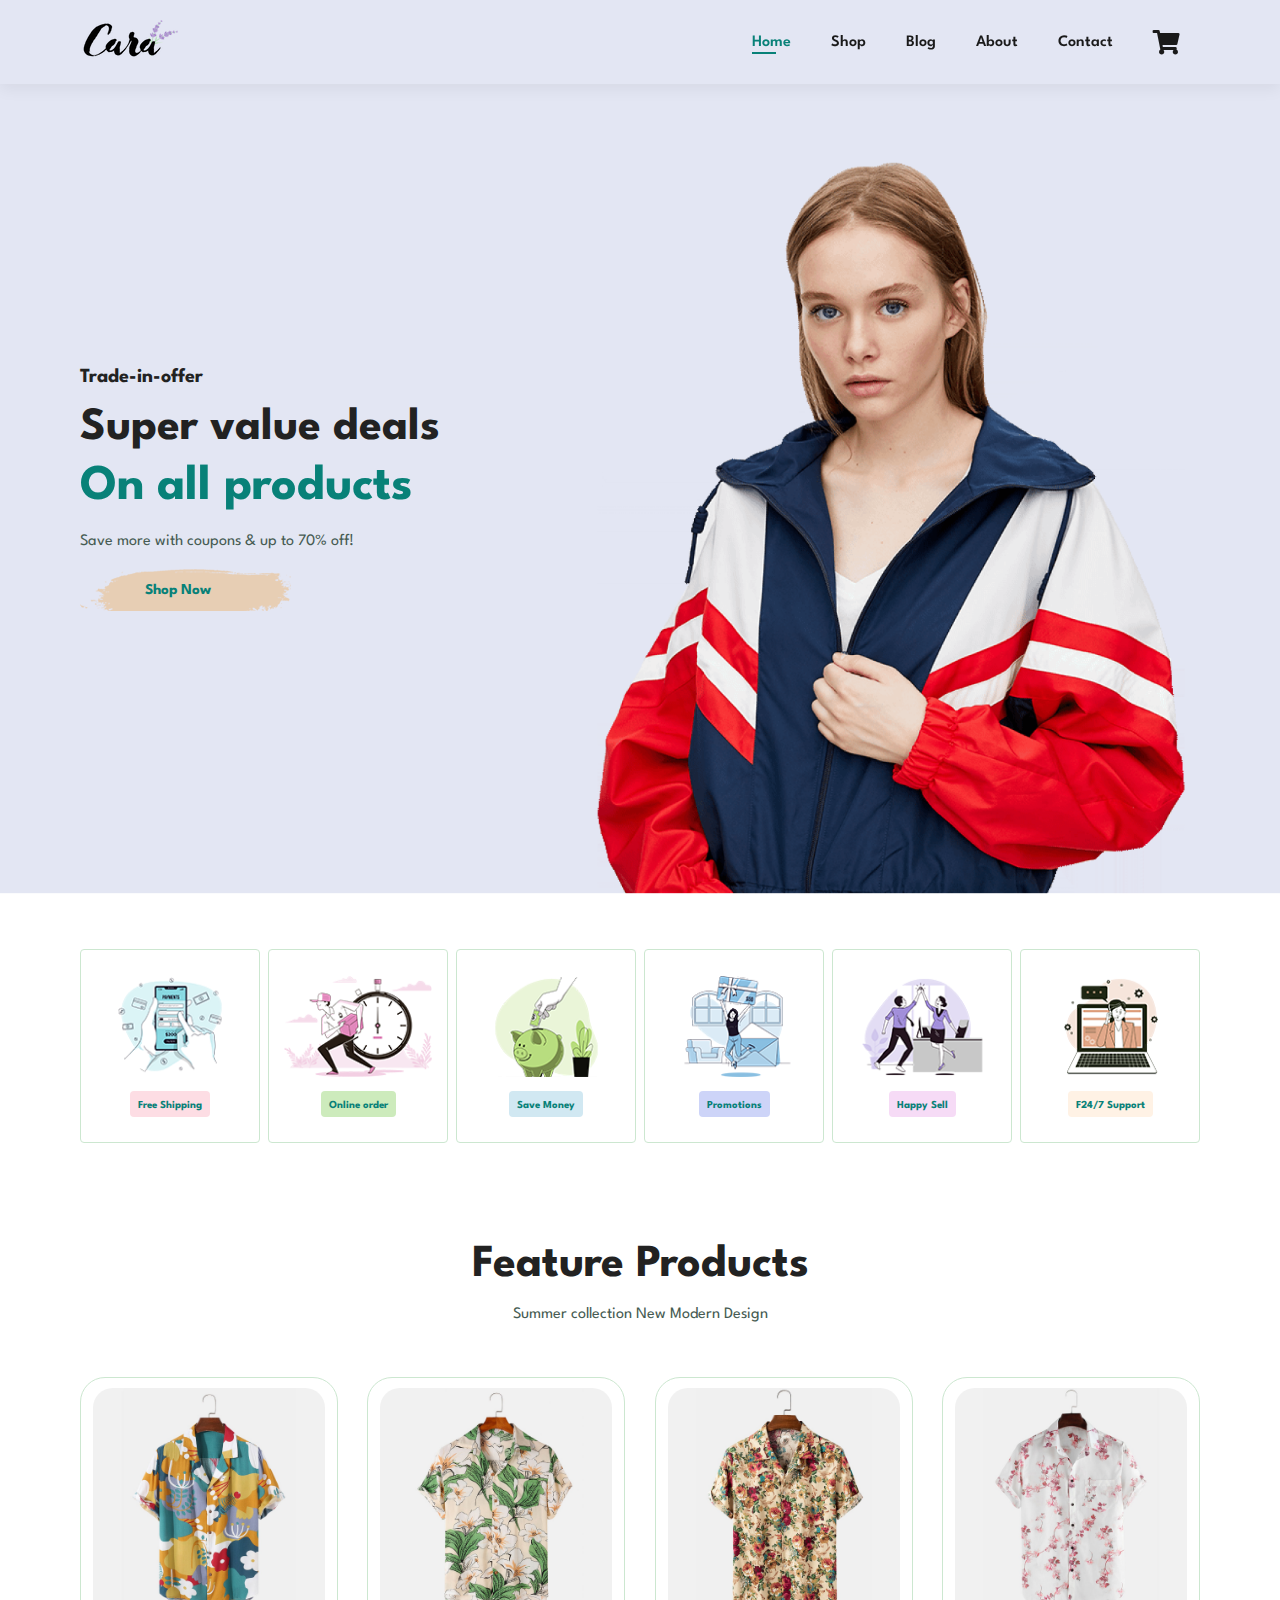
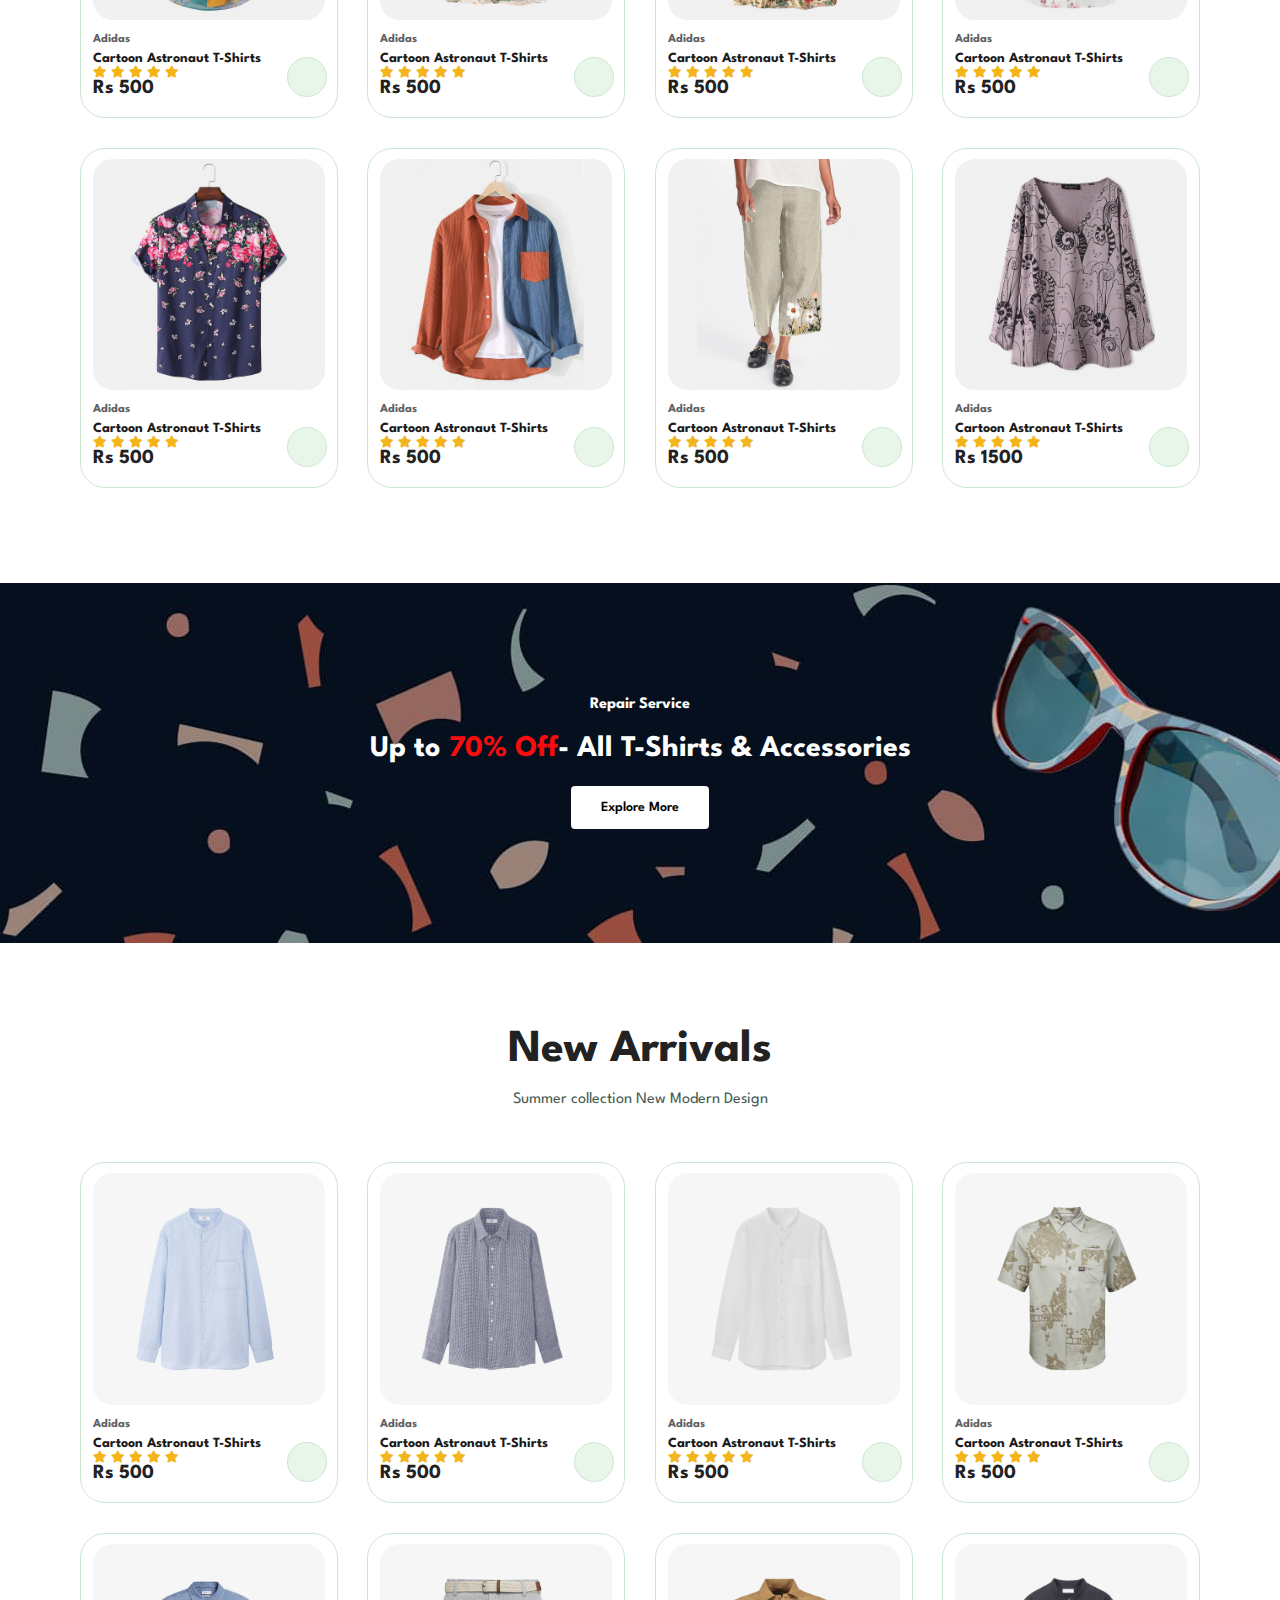
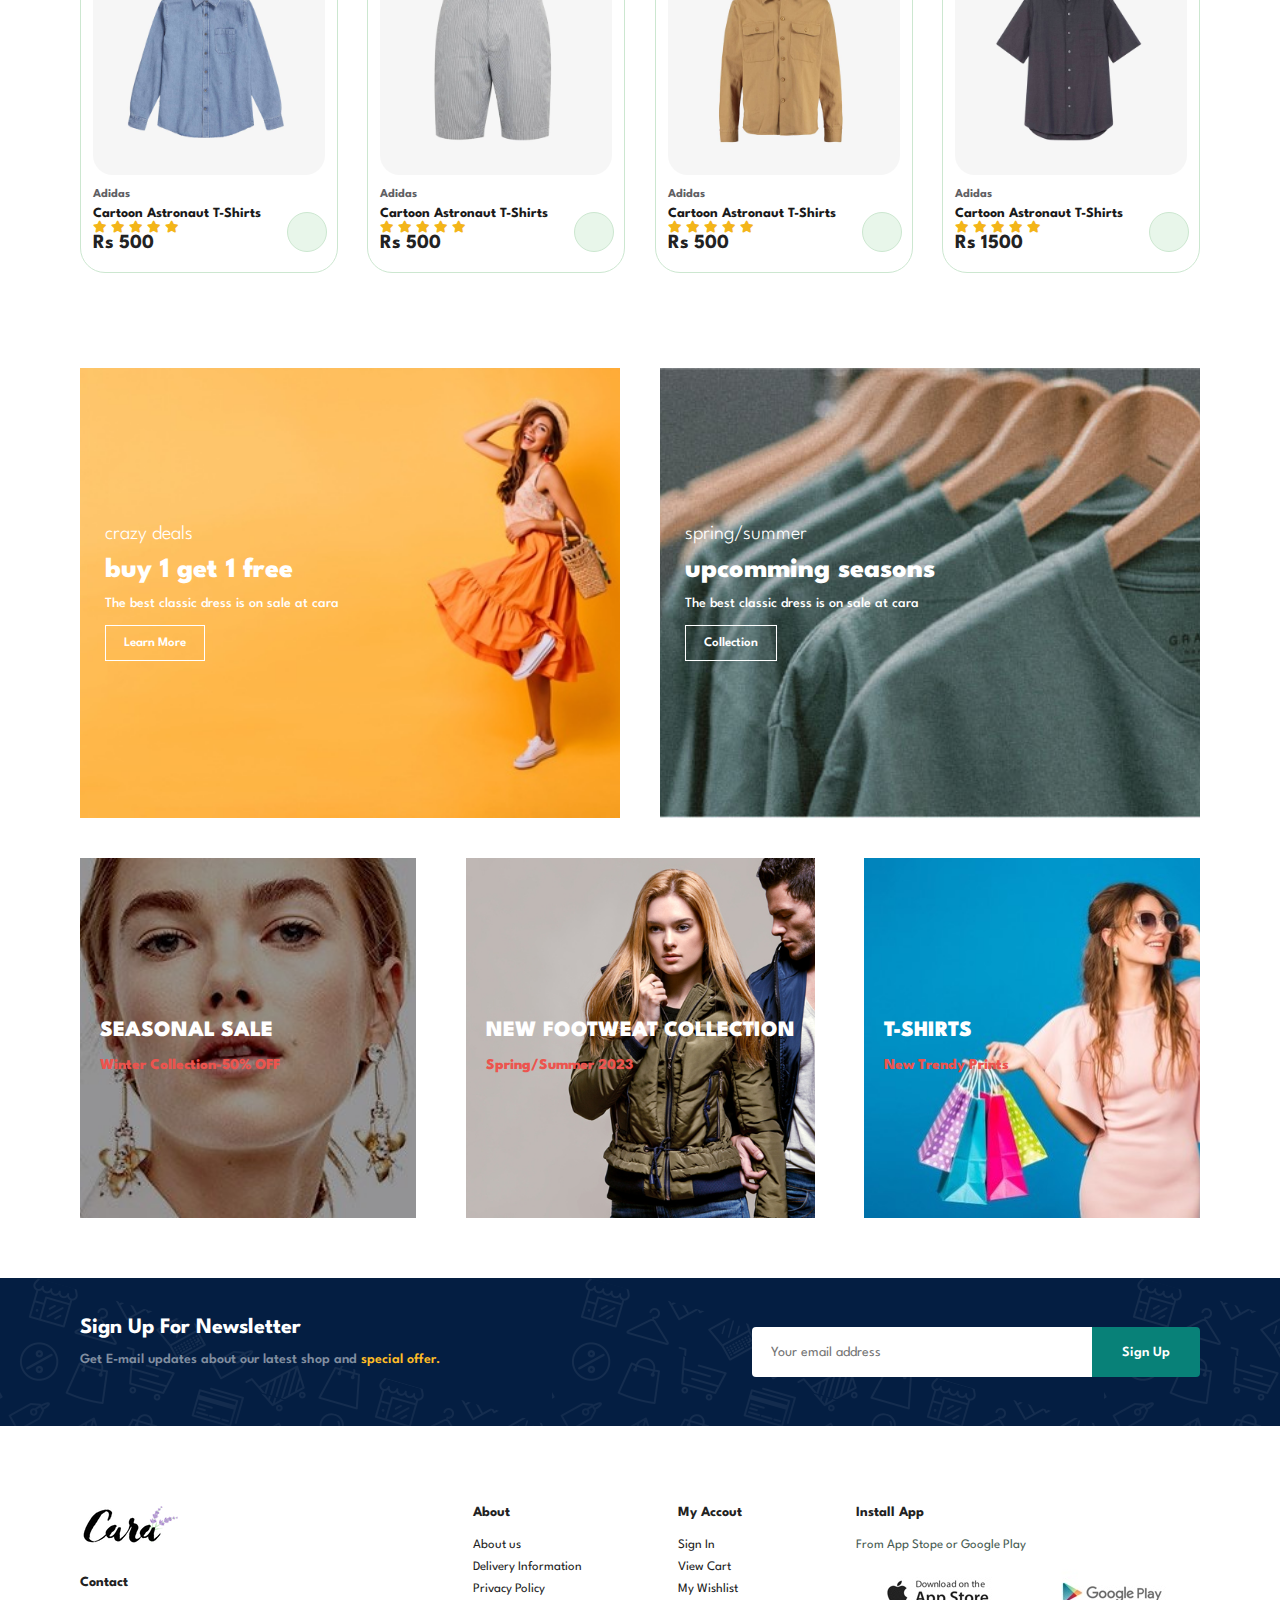
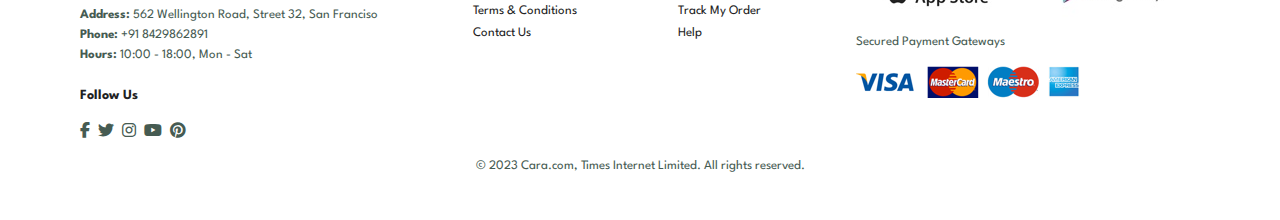
<file: index.html>
<!DOCTYPE html>
<html lang="en">
<head>
    <meta charset="UTF-8">
    <meta name="viewport" content="width=device-width, initial-scale=1.0">
    <title>Store</title>
    <!-- <link rel="stylesheet" href="https://use.fontawesome.com/releases/v5.15.4/css/all.css" /> -->
    <!-- <link rel="stylesheet" href="https://cdnjs.cloudflare.com/ajax/libs/font-awesome/4.7.0/css/font-awesome.min.css" > -->
    <link rel="stylesheet" href="https://cdnjs.cloudflare.com/ajax/libs/font-awesome/6.4.0/css/all.min.css">
    <link rel="stylesheet" href="https://pro.fontawesome.com/releases/v5.10.0/css/all.css" />
    <link rel="stylesheet" href="style.css">

</head>
<body>
    <section id="header">
     
        <a href="#"><img src="img/logo.png" class="logo"   alt=""></a>   
       
        <div>
            <ul id="navbar">
                <li><a class="active"  href="index.html">Home</a></li>
                <li><a href="shop.html">Shop</a></li>
                <li><a href="blog.html">Blog</a></li>
                <li><a href="about.html">About</a></li>
                <li><a href="contact.html">Contact</a></li>
                <li id="lg-bag"><a href="cart.html"><i class="fa fa-shopping-cart" style="font-size:24px"></i></a></li>
                <a href="#"  id="close"> <i class="fa fa-times" aria-hidden="true"></i></a>
            </ul>
        </div>
        <div id="mobile">
          <a href="cart.html"><i class="fa fa-shopping-cart" style="font-size:24px"></i></a>
          <i id="bar" class="fa fa-bars"></i>
        </div>
    </section>

    <section id="hero">
        <h4>Trade-in-offer</h4>
        <h2>Super value deals</h2>
        <h1>On all products</h1>
        <p>Save more with coupons & up to 70% off!</p>
        <button>Shop Now</button>
    </section> 

    <section id="feature" class="section-p1" >
        <div class="fe-box" >
            <img src="img/features/f1.png" alt="">
            <h6>Free Shipping</h6>
        </div>
        <div class="fe-box" >
            <img src="img/features/f2.png" alt="">
            <h6>Online order</h6>
        </div>
        <div class="fe-box" >
            <img src="img/features/f3.png" alt="">
            <h6>Save Money</h6>
        </div>
        <div class="fe-box" >
            <img src="img/features/f4.png" alt="">
            <h6>Promotions</h6>
        </div>
        <div class="fe-box" >
            <img src="img/features/f5.png" alt="">
            <h6>Happy Sell</h6>
        </div>
        <div class="fe-box" >
            <img src="img/features/f6.png" alt="">
            <h6>F24/7 Support</h6>
        </div>
    </section>

    <section id="product1" class="section-p1"> 
        <h2> Feature Products</h2>
        <p> Summer collection New Modern Design</p>
        <div class="pro-container">
         <div class="pro">
             <img src="img/products/f1.jpg" alt="">
             <div class="des"> <span>Adidas</span>
               <h5> Cartoon Astronaut T-Shirts</h5>
               <div class="star">
                 <i class="fas fa-star"></i>
                 <i class="fas fa-star"></i>
                 <i class="fas fa-star"></i>
                 <i class="fas fa-star"></i>
                 <i class="fas fa-star"></i>
               </div>
               <h4> Rs 500 </h4>
             </div>
             <a href="#"><i class="fas fa-shopping-cart cart"></i></a>
         </div>
         <div class="pro">
            <img src="img/products/f2.jpg" alt="">
            <div class="des"> <span>Adidas</span>
              <h5> Cartoon Astronaut T-Shirts</h5>
              <div class="star">
                <i class="fas fa-star"></i>
                <i class="fas fa-star"></i>
                <i class="fas fa-star"></i>
                <i class="fas fa-star"></i>
                <i class="fas fa-star"></i>
              </div>
              <h4> Rs 500 </h4>
            </div>
            <a href="#"><i class="fa fa-shopping-cart cart"></i></a>
        </div>
        <div class="pro">
            <img src="img/products/f3.jpg" alt="">
            <div class="des"> <span>Adidas</span>
              <h5> Cartoon Astronaut T-Shirts</h5>
              <div class="star">
                <i class="fas fa-star"></i>
                <i class="fas fa-star"></i>
                <i class="fas fa-star"></i>
                <i class="fas fa-star"></i>
                <i class="fas fa-star"></i>
              </div>
              <h4> Rs 500 </h4>
            </div>
            <a href="#"><i class="fa fa-shopping-cart cart"></i></a>
        </div>
        <div class="pro">
            <img src="img/products/f4.jpg" alt="">
            <div class="des"> <span>Adidas</span>
              <h5> Cartoon Astronaut T-Shirts</h5>
              <div class="star">
                <i class="fas fa-star"></i>
                <i class="fas fa-star"></i>
                <i class="fas fa-star"></i>
                <i class="fas fa-star"></i>
                <i class="fas fa-star"></i>
              </div>
              <h4> Rs 500 </h4>
            </div>
            <a href="#"><i class="fa fa-shopping-cart cart"></i></a>
        </div>
        <div class="pro">
            <img src="img/products/f5.jpg" alt="">
            <div class="des"> <span>Adidas</span>
              <h5> Cartoon Astronaut T-Shirts</h5>
              <div class="star">
                <i class="fas fa-star"></i>
                <i class="fas fa-star"></i>
                <i class="fas fa-star"></i>
                <i class="fas fa-star"></i>
                <i class="fas fa-star"></i>
              </div>
              <h4> Rs 500 </h4>
            </div>
            <a href="#"><i class="fa fa-shopping-cart cart"></i></a>
        </div>
        <div class="pro">
            <img src="img/products/f6.jpg" alt="">
            <div class="des"> <span>Adidas</span>
              <h5> Cartoon Astronaut T-Shirts</h5>
              <div class="star">
                <i class="fas fa-star"></i>
                <i class="fas fa-star"></i>
                <i class="fas fa-star"></i>
                <i class="fas fa-star"></i>
                <i class="fas fa-star"></i>
              </div>
              <h4> Rs 500 </h4>
            </div>
            <a href="#"><i class="fa fa-shopping-cart cart"></i></a>
        </div>
        <div class="pro">
            <img src="img/products/f7.jpg" alt="">
            <div class="des"> <span>Adidas</span>
              <h5> Cartoon Astronaut T-Shirts</h5>
              <div class="star">
                <i class="fas fa-star"></i>
                <i class="fas fa-star"></i>
                <i class="fas fa-star"></i>
                <i class="fas fa-star"></i>
                <i class="fas fa-star"></i>
              </div>
              <h4> Rs 500 </h4>
            </div>
            <a href="#"><i class="fa fa-shopping-cart cart"></i></a>
        </div>
        <div class="pro">
            <img src="img/products/f8.jpg" alt="">
            <div class="des"> <span>Adidas</span>
              <h5> Cartoon Astronaut T-Shirts</h5>
              <div class="star">
                <i class="fas fa-star"></i>
                <i class="fas fa-star"></i>
                <i class="fas fa-star"></i>
                <i class="fas fa-star"></i>
                <i class="fas fa-star"></i>
              </div>
              <h4> Rs 1500 </h4>
            </div>
            <a href="#"><i class="fa fa-shopping-cart cart"></i></a>
        </div>
        </div>
    </section>

    <section id="banner"  class="section-m1">
        <h4>Repair Service</h4>
        <h2>Up to <span>70% Off</span>- All T-Shirts & Accessories</h2>
        <button class="normal">Explore More</button>
    </section>

    <section id="product1" class="section-p1"> 
      <h2> New Arrivals</h2>
      <p> Summer collection New Modern Design</p>
      <div class="pro-container">
       <div class="pro">
           <img src="img/products/n1.jpg" alt="">
           <div class="des"> <span>Adidas</span>
             <h5> Cartoon Astronaut T-Shirts</h5>
             <div class="star">
               <i class="fas fa-star"></i>
               <i class="fas fa-star"></i>
               <i class="fas fa-star"></i>
               <i class="fas fa-star"></i>
               <i class="fas fa-star"></i>
             </div>
             <h4> Rs 500 </h4>
           </div>
           <a href="#"><i class="fa fa-shopping-cart cart"></i></a>
       </div>
       <div class="pro">
          <img src="img/products/n2.jpg" alt="">
          <div class="des"> <span>Adidas</span>
            <h5> Cartoon Astronaut T-Shirts</h5>
            <div class="star">
              <i class="fas fa-star"></i>
              <i class="fas fa-star"></i>
              <i class="fas fa-star"></i>
              <i class="fas fa-star"></i>
              <i class="fas fa-star"></i>
            </div>
            <h4> Rs 500 </h4>
          </div>
          <a href="#"><i class="fa fa-shopping-cart cart"></i></a>
      </div>
      <div class="pro">
          <img src="img/products/n3.jpg" alt="">
          <div class="des"> <span>Adidas</span>
            <h5> Cartoon Astronaut T-Shirts</h5>
            <div class="star">
              <i class="fas fa-star"></i>
              <i class="fas fa-star"></i>
              <i class="fas fa-star"></i>
              <i class="fas fa-star"></i>
              <i class="fas fa-star"></i>
            </div>
            <h4> Rs 500 </h4>
          </div>
          <a href="#"><i class="fa fa-shopping-cart cart"></i></a>
      </div>
      <div class="pro">
          <img src="img/products/n4.jpg" alt="">
          <div class="des"> <span>Adidas</span>
            <h5> Cartoon Astronaut T-Shirts</h5>
            <div class="star">
              <i class="fas fa-star"></i>
              <i class="fas fa-star"></i>
              <i class="fas fa-star"></i>
              <i class="fas fa-star"></i>
              <i class="fas fa-star"></i>
            </div>
            <h4> Rs 500 </h4>
          </div>
          <a href="#"><i class="fa fa-shopping-cart cart"></i></a>
      </div>
      <div class="pro">
          <img src="img/products/n5.jpg" alt="">
          <div class="des"> <span>Adidas</span>
            <h5> Cartoon Astronaut T-Shirts</h5>
            <div class="star">
              <i class="fas fa-star"></i>
              <i class="fas fa-star"></i>
              <i class="fas fa-star"></i>
              <i class="fas fa-star"></i>
              <i class="fas fa-star"></i>
            </div>
            <h4> Rs 500 </h4>
          </div>
          <a href="#"><i class="fa fa-shopping-cart cart"></i></a>
      </div>
      <div class="pro">
          <img src="img/products/n6.jpg" alt="">
          <div class="des"> <span>Adidas</span>
            <h5> Cartoon Astronaut T-Shirts</h5>
            <div class="star">
              <i class="fas fa-star"></i>
              <i class="fas fa-star"></i>
              <i class="fas fa-star"></i>
              <i class="fas fa-star"></i>
              <i class="fas fa-star"></i>
            </div>
            <h4> Rs 500 </h4>
          </div>
          <a href="#"><i class="fa fa-shopping-cart cart"></i></a>
      </div>
      <div class="pro">
          <img src="img/products/n7.jpg" alt="">
          <div class="des"> <span>Adidas</span>
            <h5> Cartoon Astronaut T-Shirts</h5>
            <div class="star">
              <i class="fas fa-star"></i>
              <i class="fas fa-star"></i>
              <i class="fas fa-star"></i>
              <i class="fas fa-star"></i>
              <i class="fas fa-star"></i>
            </div>
            <h4> Rs 500 </h4>
          </div>
          <a href="#"><i class="fa fa-shopping-cart cart"></i></a>
      </div>
      <div class="pro">
          <img src="img/products/n8.jpg" alt="">
          <div class="des"> <span>Adidas</span>
            <h5> Cartoon Astronaut T-Shirts</h5>
            <div class="star">
              <i class="fas fa-star"></i>
              <i class="fas fa-star"></i>
              <i class="fas fa-star"></i>
              <i class="fas fa-star"></i>
              <i class="fas fa-star"></i>
            </div>
            <h4> Rs 1500 </h4>
          </div>
          <a href="#"><i class="fa fa-shopping-cart cart"></i></a>
      </div>
      </div>
    </section>

    <section id="sm-banner" class="section-p1">
      <div class="banner-box">
        <h4>crazy deals</h4>
        <h2>buy 1 get 1 free</h2>
        <span>The best classic dress is on sale at cara</span>
        <button class="white">Learn More</button>
      </div>

      <div class="banner-box banner-box2">
        <h4>spring/summer</h4>
        <h2>upcomming seasons</h2>
        <span>The best classic dress is on sale at cara</span>
        <button class="white">Collection</button>
      </div>
    </section>

    <section id="banner3">
      <div class="banner-box">
        <h2>SEASONAL SALE</h2>
        <h3>Winter Collection-50% OFF</h3>
      </div>
      <div class="banner-box banner-box2">
        <h2>NEW FOOTWEAT COLLECTION</h2>
        <h3>Spring/Summer 2023</h3>
      </div>
      <div class="banner-box banner-box3">
        <h2>T-SHIRTS</h2>
        <h3>New Trendy Prints</h3>
      </div>
    </section>

    <section id="newsletter" class="section-p1 section-m1">
      <div class="newstext">
        <h4>Sign Up For Newsletter</h4>
        <p>Get E-mail updates about our latest shop and <span>special offer.</span></p>
      </div>
      <div class="form">
        <input type="text" placeholder="Your email address">
        <button class="normal">Sign Up</button>
      </div>
    </section>

    <footer class="section-p1">
      <div class="col">
        <img class="logo" src="img/logo.png" alt="">
        <h4>Contact</h4>
        <p><strong>Address: </strong>562 Wellington Road, Street 32, San Franciso</p>
        <p><strong>Phone: </strong>+91 8429862891</p>
        <p><strong>Hours: </strong>10:00 - 18:00, Mon - Sat</p>
        <div class="follow">
          <h4>Follow Us</h4>
          <div class="icon">
            <!-- <i class="fa fa-facebook-f"></i> -->
            <i class="fa-brands fa-facebook-f"></i>
            <i class="fa-brands fa-twitter"></i>
            <i class="fa-brands fa-instagram"></i>
            <i class="fa-brands fa-youtube"></i>
            <i class="fa-brands fa-pinterest"></i>
          </div>
        </div>
      </div>
      
      <div class="col">
        <h4>About</h4>
        <a href="#">About us</a>
        <a href="#">Delivery Information</a>
        <a href="#">Privacy Policy</a>
        <a href="#">Terms & Conditions</a>
        <a href="#">Contact Us</a>
      </div>

      <div class="col">
        <h4>My Accout</h4>
        <a href="#">Sign In</a>
        <a href="#">View Cart</a>
        <a href="#">My Wishlist</a>
        <a href="#">Track My Order</a>
        <a href="#">Help</a>
      </div>

      <div class="col install">
        <h4>Install App</h4>
        <p>From App Stope or Google Play</p>
        <div class="row">
          <img src="img/pay/app.jpg" alt="">
          <img src="img/pay/play.jpg" alt="">
        </div>
        <p>Secured Payment Gateways</p>
        <img src="img/pay/pay.png" alt="">
      </div>

      <div class="copyright">
        <p>© 2023 Cara.com, Times Internet Limited. All rights reserved. </p>
      </div>
    </footer>
    <script src="script.js"></script>
</body>
</html>
</file>
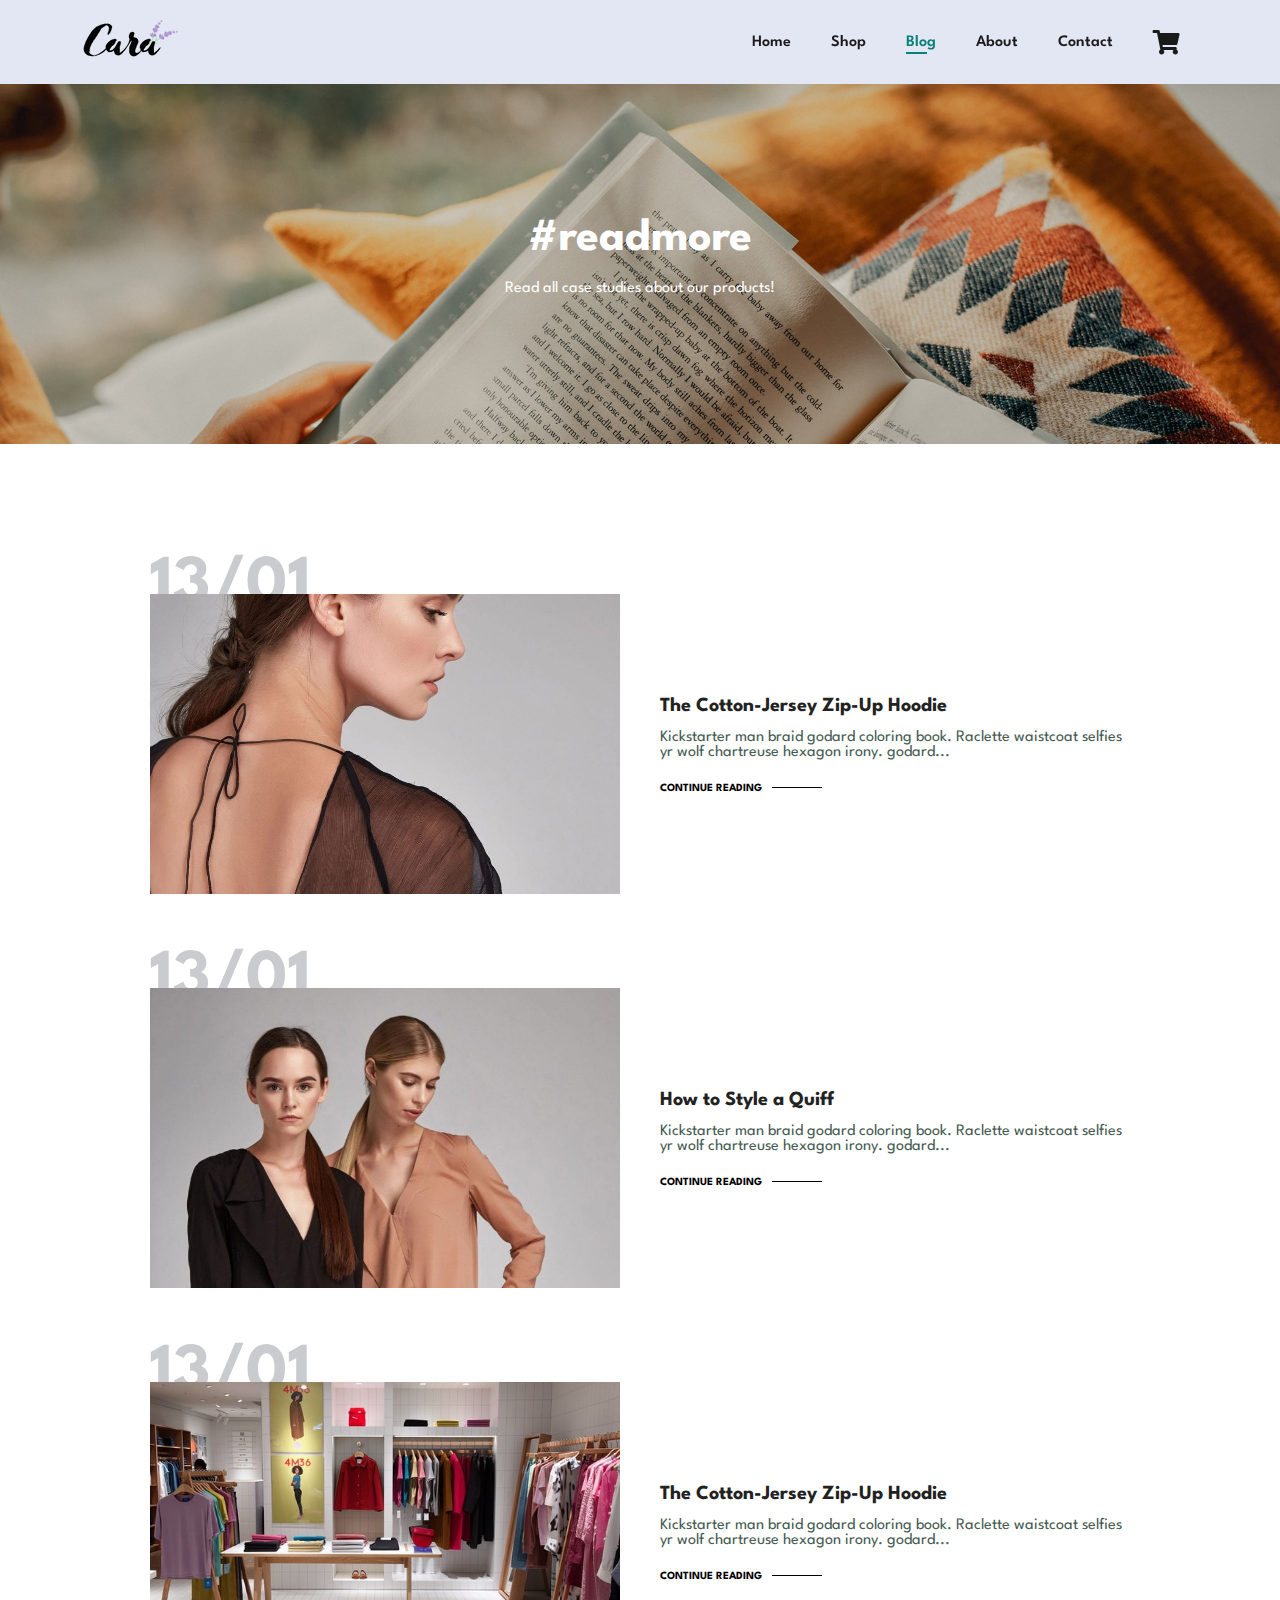
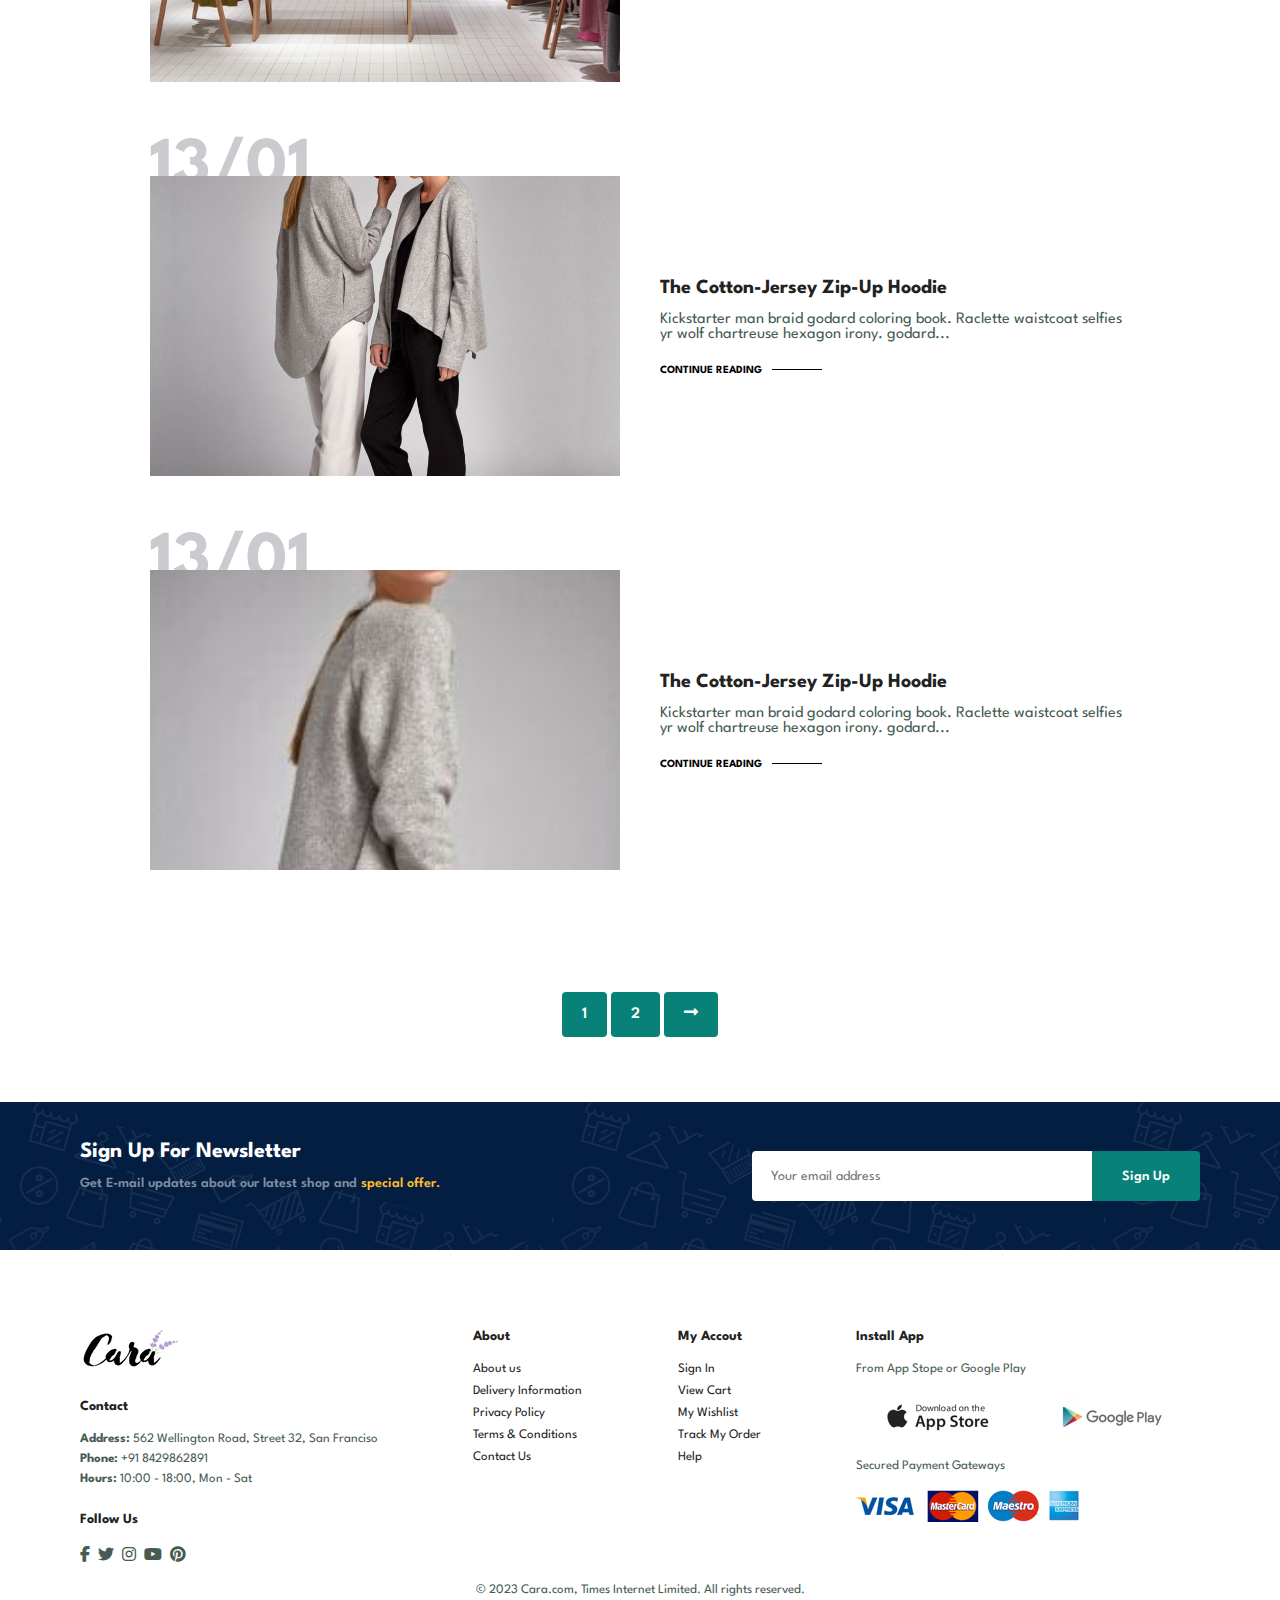
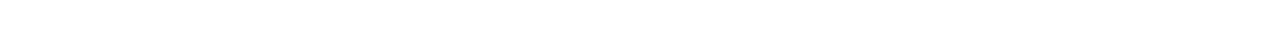
<file: blog.html>
<!DOCTYPE html>
<html lang="en">
<head>
    <meta charset="UTF-8">
    <meta name="viewport" content="width=device-width, initial-scale=1.0">
    <title>Store</title>
    <!-- <link rel="stylesheet" href="https://use.fontawesome.com/releases/v5.15.4/css/all.css" /> -->
    <!-- <link rel="stylesheet" href="https://cdnjs.cloudflare.com/ajax/libs/font-awesome/4.7.0/css/font-awesome.min.css" > -->
    <link rel="stylesheet" href="https://cdnjs.cloudflare.com/ajax/libs/font-awesome/6.4.0/css/all.min.css">
    <link rel="stylesheet" href="https://cdnjs.cloudflare.com/ajax/libs/font-awesome/5.15.3/css/all.min.css">
    
    <style>
        @media (max-width:477px) {
            #blog {
                 padding: 100px 20px 0 20px;
            }
        }
        
    </style>

    <link rel="stylesheet" href="style.css">

</head>
<body>
    <section id="header">
     
        <a href="#"><img src="img/logo.png" class="logo"   alt=""></a>   
       
        <div>
            <ul id="navbar">
                <li><a href="index.html">Home</a></li>
                <li><a href="shop.html">Shop</a></li>
                <li><a class="active" href="blog.html">Blog</a></li>
                <li><a href="about.html">About</a></li>
                <li><a href="contact.html">Contact</a></li>
                <li id="lg-bag"><a href="cart.html"><i class="fa fa-shopping-cart" style="font-size:24px"></i></a></li>
                <a href="#"  id="close"> <i class="fa fa-times" aria-hidden="true"></i></a>
            </ul>
        </div>
        <div id="mobile">
          <a href="cart.html"><i class="fa fa-shopping-cart" style="font-size:24px"></i></a>
          <i id="bar" class="fa fa-bars"></i>
        </div>
    </section>

    <section id="page-header" class="blog-header">
        
        <h2>#readmore</h2>
        
        <p>Read all case studies about our products!</p>
        
    </section> 

    <section id="blog">
        <div class="blog-box">
            <div class="blog-img">
                <img src="img/blog/b1.jpg" alt="">
            </div>
            <div class="blog-details">
                <h4>The Cotton-Jersey Zip-Up Hoodie</h4>
                <p>Kickstarter man braid godard coloring book. Raclette waistcoat selfies 
                    yr wolf chartreuse hexagon irony.
                    godard...
                </p>
                <a href="#">CONTINUE READING</a>
            </div>
            <H1>13/01</H1>
        </div>
        <div class="blog-box">
            <div class="blog-img">
                <img src="img/blog/b2.jpg" alt="">
            </div>
            <div class="blog-details">
                <h4>How to Style a Quiff</h4>
                <p>Kickstarter man braid godard coloring book. Raclette waistcoat selfies 
                    yr wolf chartreuse hexagon irony.
                    godard...
                </p>
                <a href="#">CONTINUE READING</a>
            </div>
            <H1>13/01</H1>
        </div>
        <div class="blog-box">
            <div class="blog-img">
                <img src="img/blog/b3.jpg" alt="">
            </div>
            <div class="blog-details">
                <h4>The Cotton-Jersey Zip-Up Hoodie</h4>
                <p>Kickstarter man braid godard coloring book. Raclette waistcoat selfies 
                    yr wolf chartreuse hexagon irony.
                    godard...
                </p>
                <a href="#">CONTINUE READING</a>
            </div>
            <H1>13/01</H1>
        </div>
        <div class="blog-box">
            <div class="blog-img">
                <img src="img/blog/b4.jpg" alt="">
            </div>
            <div class="blog-details">
                <h4>The Cotton-Jersey Zip-Up Hoodie</h4>
                <p>Kickstarter man braid godard coloring book. Raclette waistcoat selfies 
                    yr wolf chartreuse hexagon irony.
                    godard...
                </p>
                <a href="#">CONTINUE READING</a>
            </div>
            <H1>13/01</H1>
        </div>
        <div class="blog-box">
            <div class="blog-img">
                <img src="img/blog/b5.jpg" alt="">
            </div>
            <div class="blog-details">
                <h4>The Cotton-Jersey Zip-Up Hoodie</h4>
                <p>Kickstarter man braid godard coloring book. Raclette waistcoat selfies 
                    yr wolf chartreuse hexagon irony.
                    godard...
                </p>
                <a href="#">CONTINUE READING</a>
            </div>
            <H1>13/01</H1>
        </div>
    </section>

    <section id="pagination" class="section-p1">
        <a href="#">1</a>
        <a href="#">2</a>
        <a href="#"><i class="fa fa-long-arrow-alt-right"></i></a>
    </section>

    <section id="newsletter" class="section-p1 section-m1">
      <div class="newstext">
        <h4>Sign Up For Newsletter</h4>
        <p>Get E-mail updates about our latest shop and <span>special offer.</span></p>
      </div>
      <div class="form">
        <input type="text" placeholder="Your email address">
        <button class="normal">Sign Up</button>
      </div>
    </section>

    <footer class="section-p1">
      <div class="col">
        <img class="logo" src="img/logo.png" alt="">
        <h4>Contact</h4>
        <p><strong>Address: </strong>562 Wellington Road, Street 32, San Franciso</p>
        <p><strong>Phone: </strong>+91 8429862891</p>
        <p><strong>Hours: </strong>10:00 - 18:00, Mon - Sat</p>
        <div class="follow">
          <h4>Follow Us</h4>
          <div class="icon">
            <!-- <i class="fa fa-facebook-f"></i> -->
            <i class="fa-brands fa-facebook-f"></i>
            <i class="fa-brands fa-twitter"></i>
            <i class="fa-brands fa-instagram"></i>
            <i class="fa-brands fa-youtube"></i>
            <i class="fa-brands fa-pinterest"></i>
          </div>
        </div>
      </div>
      
      <div class="col">
        <h4>About</h4>
        <a href="#">About us</a>
        <a href="#">Delivery Information</a>
        <a href="#">Privacy Policy</a>
        <a href="#">Terms & Conditions</a>
        <a href="#">Contact Us</a>
      </div>

      <div class="col">
        <h4>My Accout</h4>
        <a href="#">Sign In</a>
        <a href="#">View Cart</a>
        <a href="#">My Wishlist</a>
        <a href="#">Track My Order</a>
        <a href="#">Help</a>
      </div>

      <div class="col install">
        <h4>Install App</h4>
        <p>From App Stope or Google Play</p>
        <div class="row">
          <img src="img/pay/app.jpg" alt="">
          <img src="img/pay/play.jpg" alt="">
        </div>
        <p>Secured Payment Gateways</p>
        <img src="img/pay/pay.png" alt="">
      </div>

      <div class="copyright">
        <p>© 2023 Cara.com, Times Internet Limited. All rights reserved. </p>
      </div>
    </footer>
    <script src="script.js"></script>
</body>
</html>
</file>
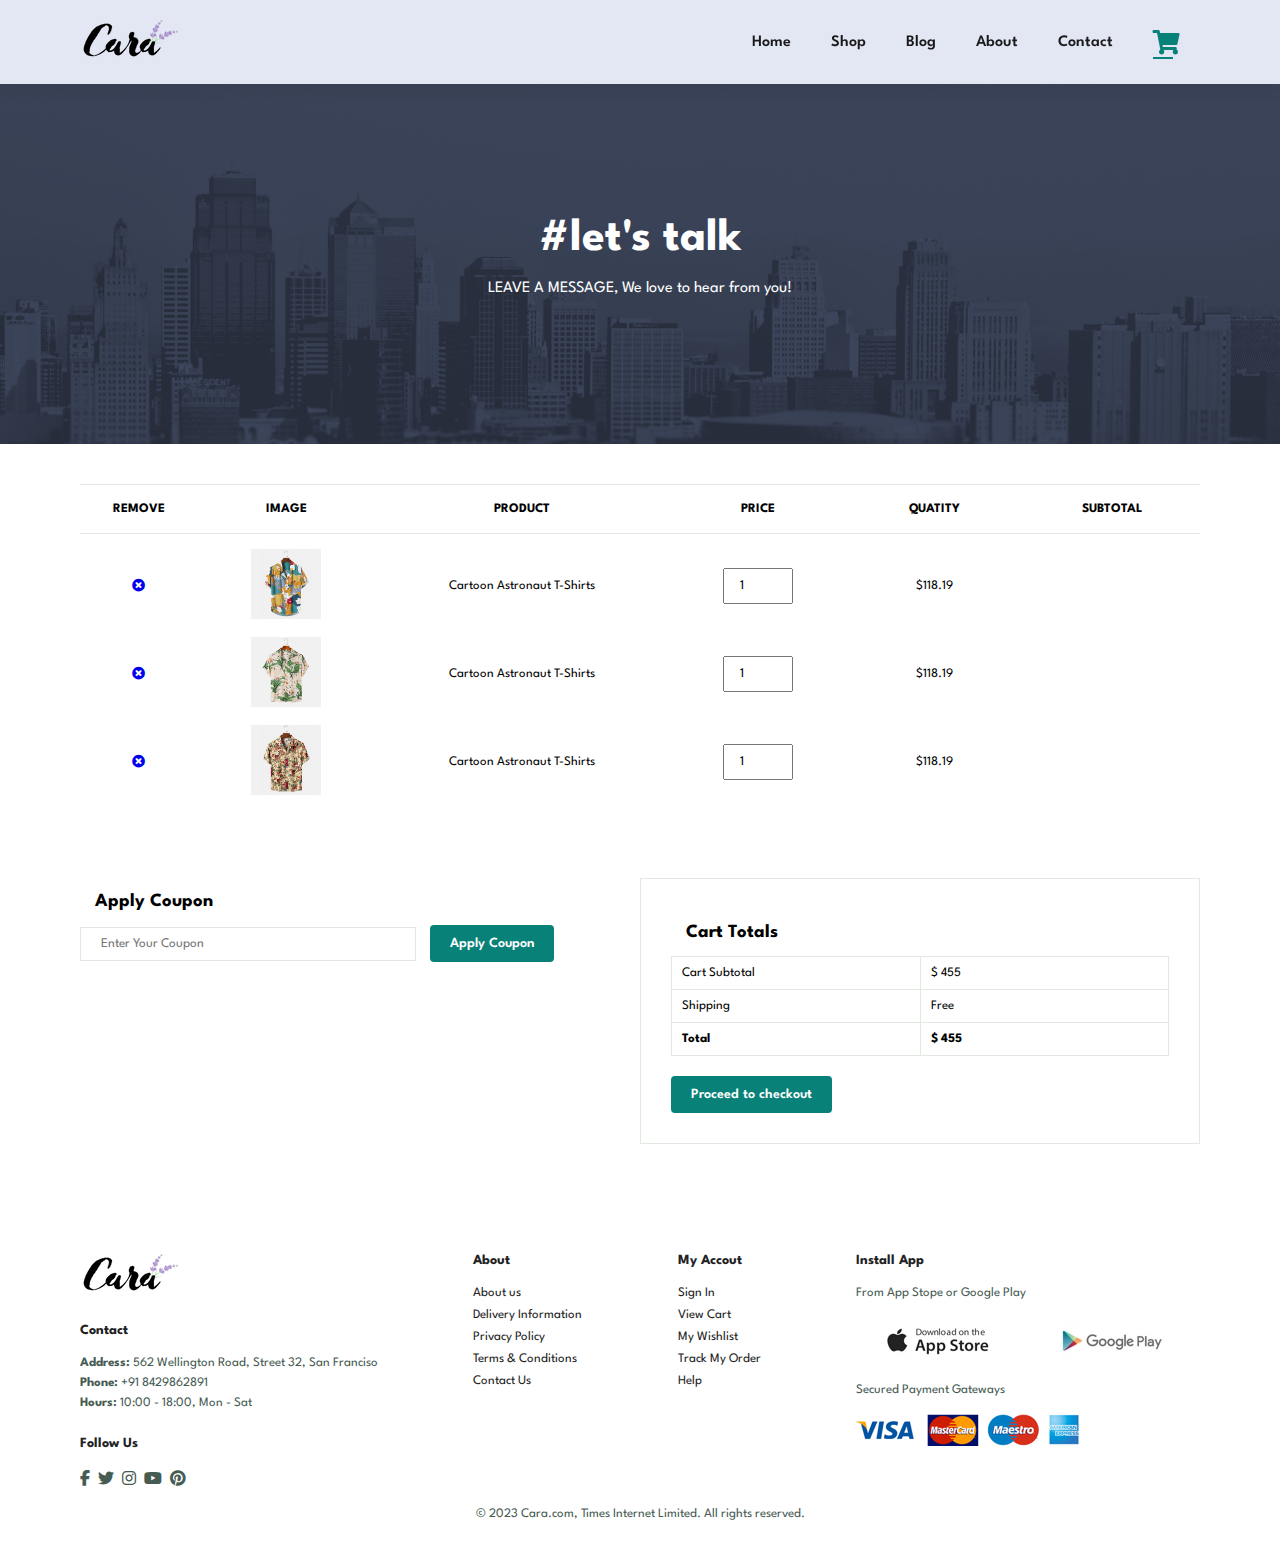
<file: cart.html>
<!DOCTYPE html>
<html lang="en">
<head>
    <meta charset="UTF-8">
    <meta name="viewport" content="width=device-width, initial-scale=1.0">
    <title>Store</title>
    <!-- <link rel="stylesheet" href="https://use.fontawesome.com/releases/v5.15.4/css/all.css" /> -->
    <!-- <link rel="stylesheet" href="https://cdnjs.cloudflare.com/ajax/libs/font-awesome/4.7.0/css/font-awesome.min.css" > -->
    <link rel="stylesheet" href="https://cdnjs.cloudflare.com/ajax/libs/font-awesome/6.4.0/css/all.min.css">
    <link rel="stylesheet" href="https://cdnjs.cloudflare.com/ajax/libs/font-awesome/5.15.3/css/all.min.css">
    
    <style>
        @media (max-width:477px) {
            #blog {
                 padding: 100px 20px 0 20px;
            }
        }
        
    </style>

    <link rel="stylesheet" href="style.css">

</head>
<body>
    <section id="header">
     
        <a href="#"><img src="img/logo.png" class="logo"   alt=""></a>   
       
        <div>
            <ul id="navbar">
                <li><a href="index.html">Home</a></li>
                <li><a href="shop.html">Shop</a></li>
                <li><a href="blog.html">Blog</a></li>
                <li><a href="about.html">About</a></li>
                <li><a href="contact.html">Contact</a></li>
                <li id="lg-bag"><a class="active"  href="cart.html"><i class="fa fa-shopping-cart" style="font-size:24px"></i></a></li>
                <a href="#"  id="close"> <i class="fa fa-times" aria-hidden="true"></i></a>
            </ul>
        </div>
        <div id="mobile">
          <a href="cart.html"><i class="fa fa-shopping-cart" style="font-size:24px"></i></a>
          <i id="bar" class="fa fa-bars"></i>
        </div>
    </section>

    <section id="page-header" class="about-header">
        
        <h2>#let's talk</h2>
        
        <p>LEAVE A MESSAGE, We love to hear from you!</p>
        
    </section> 
    
    <section id="cart" class="section-p1">
        <table width="100%">
            <thead>
                <tr>
                    <td>Remove</td>
                    <td>Image</td>
                    <td>Product</td>
                    <td>Price</td>
                    <td>Quatity</td>
                    <td>Subtotal</td>
                </tr>
            </thead>
            <tbody>
                <tr>
                    <td><a href="#"><i class="fa fa-times-circle"></i></a></td>
                    <td><img src="img/products/f1.jpg" alt=""></td>
                    <td>Cartoon Astronaut T-Shirts</td>
                    <td><input type="number" value="1"></td>
                    <td>$118.19</td>

                </tr>
                <tr>
                    <td><a href="#"><i class="fa fa-times-circle"></i></a></td>
                    <td><img src="img/products/f2.jpg" alt=""></td>
                    <td>Cartoon Astronaut T-Shirts</td>
                    <td><input type="number" value="1"></td>
                    <td>$118.19</td>
                    
                </tr>
                <tr>
                    <td><a href="#"><i class="fa fa-times-circle"></i></a></td>
                    <td><img src="img/products/f3.jpg" alt=""></td>
                    <td>Cartoon Astronaut T-Shirts</td>
                    <td><input type="number" value="1"></td>
                    <td>$118.19</td>
                    
                </tr>
            </tbody>
        </table>
    </section>

    <sectino id="cart-add" class="section-p1">
        <div id="coupon">
            <h3>Apply Coupon</h3>
            <div>
                <input type="text" placeholder="Enter Your Coupon">
                <button class="normal">Apply Coupon</button>
            </div>
        </div>

        <div  id="subtotal">
            <h3>Cart Totals</h3>
            <table>
                <tr>
                    <td>Cart Subtotal</td>
                    <td>$ 455</td>
                </tr>
                <tr>
                    <td>Shipping</td>
                    <td>Free</td>
                </tr>
                <tr>
                    <td><strong>Total</strong></td>
                    <td><strong>$ 455</strong></td>
                </tr>
            </table>
            <button class="normal">Proceed to checkout</button>
        </div>
    </sectino>

    <footer class="section-p1">
      <div class="col">
        <img class="logo" src="img/logo.png" alt="">
        <h4>Contact</h4>
        <p><strong>Address: </strong>562 Wellington Road, Street 32, San Franciso</p>
        <p><strong>Phone: </strong>+91 8429862891</p>
        <p><strong>Hours: </strong>10:00 - 18:00, Mon - Sat</p>
        <div class="follow">
          <h4>Follow Us</h4>
          <div class="icon">
            <!-- <i class="fa fa-facebook-f"></i> -->
            <i class="fa-brands fa-facebook-f"></i>
            <i class="fa-brands fa-twitter"></i>
            <i class="fa-brands fa-instagram"></i>
            <i class="fa-brands fa-youtube"></i>
            <i class="fa-brands fa-pinterest"></i>
          </div>
        </div>
      </div>
      
      <div class="col">
        <h4>About</h4>
        <a href="#">About us</a>
        <a href="#">Delivery Information</a>
        <a href="#">Privacy Policy</a>
        <a href="#">Terms & Conditions</a>
        <a href="#">Contact Us</a>
      </div>

      <div class="col">
        <h4>My Accout</h4>
        <a href="#">Sign In</a>
        <a href="#">View Cart</a>
        <a href="#">My Wishlist</a>
        <a href="#">Track My Order</a>
        <a href="#">Help</a>
      </div>

      <div class="col install">
        <h4>Install App</h4>
        <p>From App Stope or Google Play</p>
        <div class="row">
          <img src="img/pay/app.jpg" alt="">
          <img src="img/pay/play.jpg" alt="">
        </div>
        <p>Secured Payment Gateways</p>
        <img src="img/pay/pay.png" alt="">
      </div>

      <div class="copyright">
        <p>© 2023 Cara.com, Times Internet Limited. All rights reserved. </p>
      </div>
    </footer>
    <script src="script.js"></script>
</body>
</html>
</file>
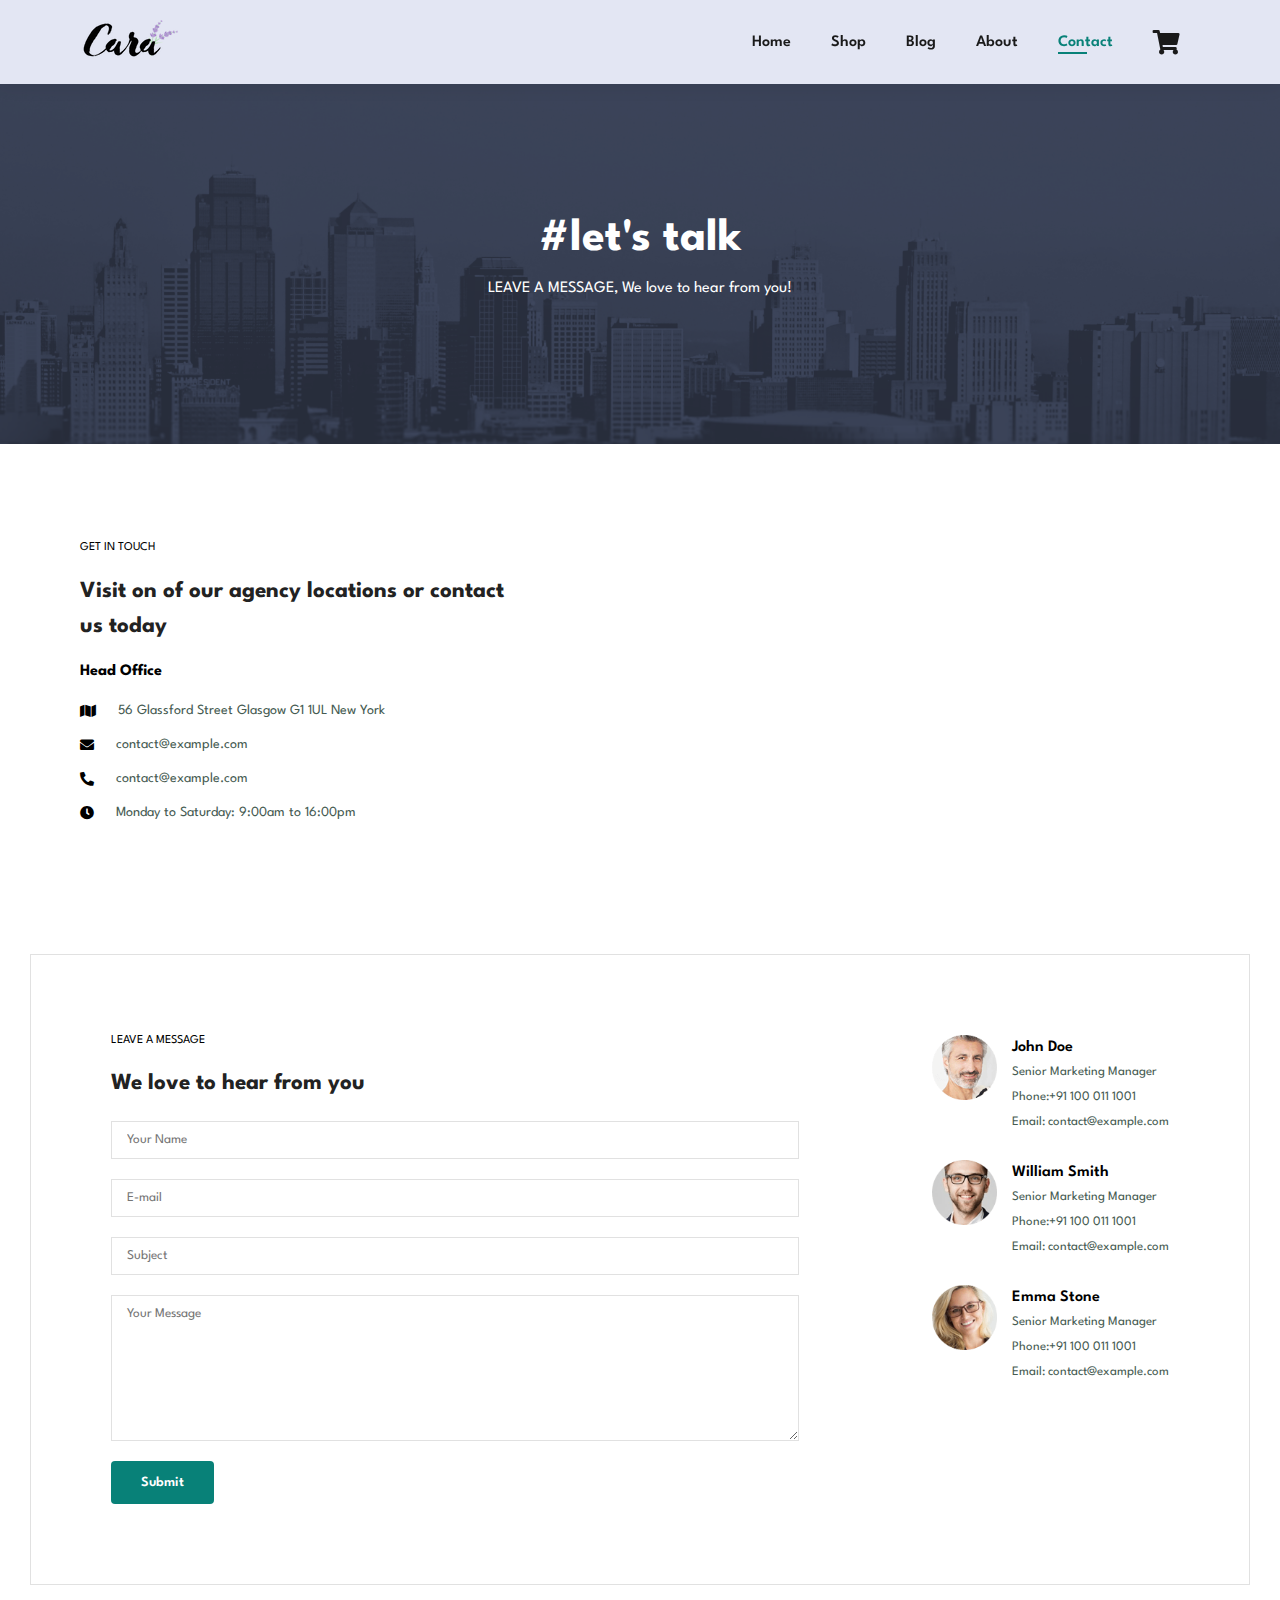
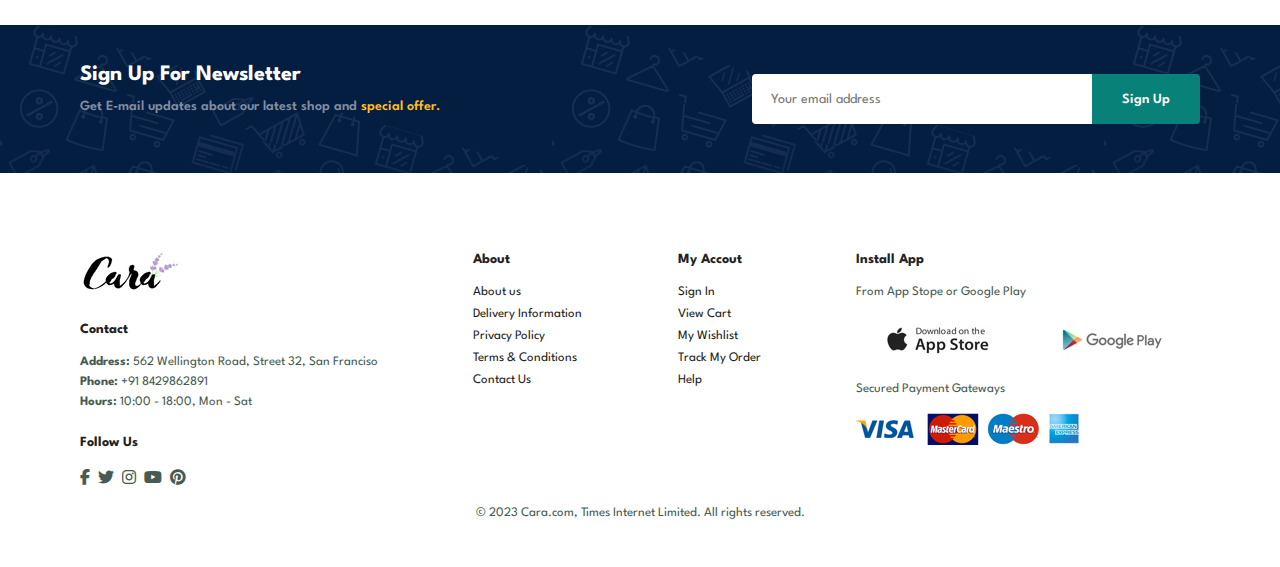
<file: contact.html>
<!DOCTYPE html>
<html lang="en">
<head>
    <meta charset="UTF-8">
    <meta name="viewport" content="width=device-width, initial-scale=1.0">
    <title>Store</title>
    <!-- <link rel="stylesheet" href="https://use.fontawesome.com/releases/v5.15.4/css/all.css" /> -->
    <!-- <link rel="stylesheet" href="https://cdnjs.cloudflare.com/ajax/libs/font-awesome/4.7.0/css/font-awesome.min.css" > -->
    <link rel="stylesheet" href="https://cdnjs.cloudflare.com/ajax/libs/font-awesome/6.4.0/css/all.min.css">
    <link rel="stylesheet" href="https://cdnjs.cloudflare.com/ajax/libs/font-awesome/5.15.3/css/all.min.css">
    <link rel="stylesheet" href="https://pro.fontawesome.com/releases/v5.10.0/css/all.css" />
    <style>
        @media (max-width:477px) {
            #blog {
                 padding: 100px 20px 0 20px;
            }
        }
        
    </style>

    <link rel="stylesheet" href="style.css">

</head>
<body>
    <section id="header">
     
        <a href="#"><img src="img/logo.png" class="logo"   alt=""></a>   
       
        <div>
            <ul id="navbar">
                <li><a href="index.html">Home</a></li>
                <li><a href="shop.html">Shop</a></li>
                <li><a href="blog.html">Blog</a></li>
                <li><a href="about.html">About</a></li>
                <li><a class="active" href="contact.html">Contact</a></li>
                <li id="lg-bag"><a href="cart.html"><i class="fa fa-shopping-cart" style="font-size:24px"></i></a></li>
                <a href="#"  id="close"> <i class="fa fa-times" aria-hidden="true"></i></a>
            </ul>
        </div>
        <div id="mobile">
          <a href="cart.html"><i class="fa fa-shopping-cart" style="font-size:24px"></i></a>
          <i id="bar" class="fa fa-bars"></i>
        </div>
    </section>

    <section id="page-header" class="about-header">
        
        <h2>#let's talk</h2>
        
        <p>LEAVE A MESSAGE, We love to hear from you!</p>
        
    </section> 

    <section id="contact-details" class="section-p1">
        <div class="details">
            <span>GET IN TOUCH</span>
            <H2>Visit on of our agency locations or contact us today</H2>
            <h3>Head Office</h3>
            <div>
                <li>
                    <i class="fa fa-map"></i>
                    <p>56 Glassford Street Glasgow G1 1UL New York</p>
                </li>
                <li>
                    <i class="fa fa-envelope"></i>
                    <p>contact@example.com</p>
                </li>
                <li>
                    <i class="fa fa-phone-alt"></i>
                    <p>contact@example.com</p>
                </li>
                <li>
                    <i class="fa fa-clock"></i>
                    <p>Monday to Saturday: 9:00am to 16:00pm</p>
                </li>
            </div>
        </div>
    
        <div class="map">
            <iframe src="https://www.google.com/maps/embed?pb=!1m18!1m12!1m3!1d3570.2418989001785!2d80.2303250741693!3d26.512343577184044!2m3!1f0!2f0!3f0!3m2!1i1024!2i768!4f13.1!3m3!1m2!1s0x399c3701c4a8be71%3A0x3afbe880abc38436!2sIndian%20Institute%20of%20Technology%20Kanpur!5e0!3m2!1sen!2sin!4v1691497445967!5m2!1sen!2sin" width="600" height="450" style="border:0;" allowfullscreen="" loading="lazy" referrerpolicy="no-referrer-when-downgrade"></iframe>
        </div>
        
    </section>

    <section id="form-details">
        <form action="">
            <span>LEAVE A MESSAGE</span>
            <H2>We love to hear from you</H2>
            <input type="text" placeholder="Your Name">
            <input type="text" placeholder="E-mail">
            <input type="text" placeholder="Subject">
            <textarea name="" id="" cols="30" rows="10" placeholder="Your Message"></textarea>
            <button class="normal">Submit</button>
        </form>

        <div class="people">
            <div>
                <img src="img/people/1.png" alt="">
                <p><span>John Doe</span> Senior Marketing Manager <br>Phone:+91 100 011 1001 <br>Email: contact@example.com</p>
            </div>
            <div>
                <img src="img/people/2.png" alt="">
                <p><span>William Smith</span> Senior Marketing Manager <br>Phone:+91 100 011 1001 <br>Email: contact@example.com</p>
            </div>
            <div>
                <img src="img/people/3.png" alt="">
                <p><span>Emma Stone</span> Senior Marketing Manager <br>Phone:+91 100 011 1001 <br>Email: contact@example.com</p>
            </div>
        </div>
    </section>


    <section id="newsletter" class="section-p1 section-m1">
        <div class="newstext">
          <h4>Sign Up For Newsletter</h4>
          <p>Get E-mail updates about our latest shop and <span>special offer.</span></p>
        </div>
        <div class="form">
          <input type="text" placeholder="Your email address">
          <button class="normal">Sign Up</button>
        </div>
    </section>

  
    <footer class="section-p1">
      <div class="col">
        <img class="logo" src="img/logo.png" alt="">
        <h4>Contact</h4>
        <p><strong>Address: </strong>562 Wellington Road, Street 32, San Franciso</p>
        <p><strong>Phone: </strong>+91 8429862891</p>
        <p><strong>Hours: </strong>10:00 - 18:00, Mon - Sat</p>
        <div class="follow">
          <h4>Follow Us</h4>
          <div class="icon">
            <!-- <i class="fa fa-facebook-f"></i> -->
            <i class="fa-brands fa-facebook-f"></i>
            <i class="fa-brands fa-twitter"></i>
            <i class="fa-brands fa-instagram"></i>
            <i class="fa-brands fa-youtube"></i>
            <i class="fa-brands fa-pinterest"></i>
          </div>
        </div>
      </div>
      
      <div class="col">
        <h4>About</h4>
        <a href="#">About us</a>
        <a href="#">Delivery Information</a>
        <a href="#">Privacy Policy</a>
        <a href="#">Terms & Conditions</a>
        <a href="#">Contact Us</a>
      </div>

      <div class="col">
        <h4>My Accout</h4>
        <a href="#">Sign In</a>
        <a href="#">View Cart</a>
        <a href="#">My Wishlist</a>
        <a href="#">Track My Order</a>
        <a href="#">Help</a>
      </div>

      <div class="col install">
        <h4>Install App</h4>
        <p>From App Stope or Google Play</p>
        <div class="row">
          <img src="img/pay/app.jpg" alt="">
          <img src="img/pay/play.jpg" alt="">
        </div>
        <p>Secured Payment Gateways</p>
        <img src="img/pay/pay.png" alt="">
      </div>

      <div class="copyright">
        <p>© 2023 Cara.com, Times Internet Limited. All rights reserved. </p>
      </div>
    </footer>
    <script src="script.js"></script>
</body>
</html>
</file>
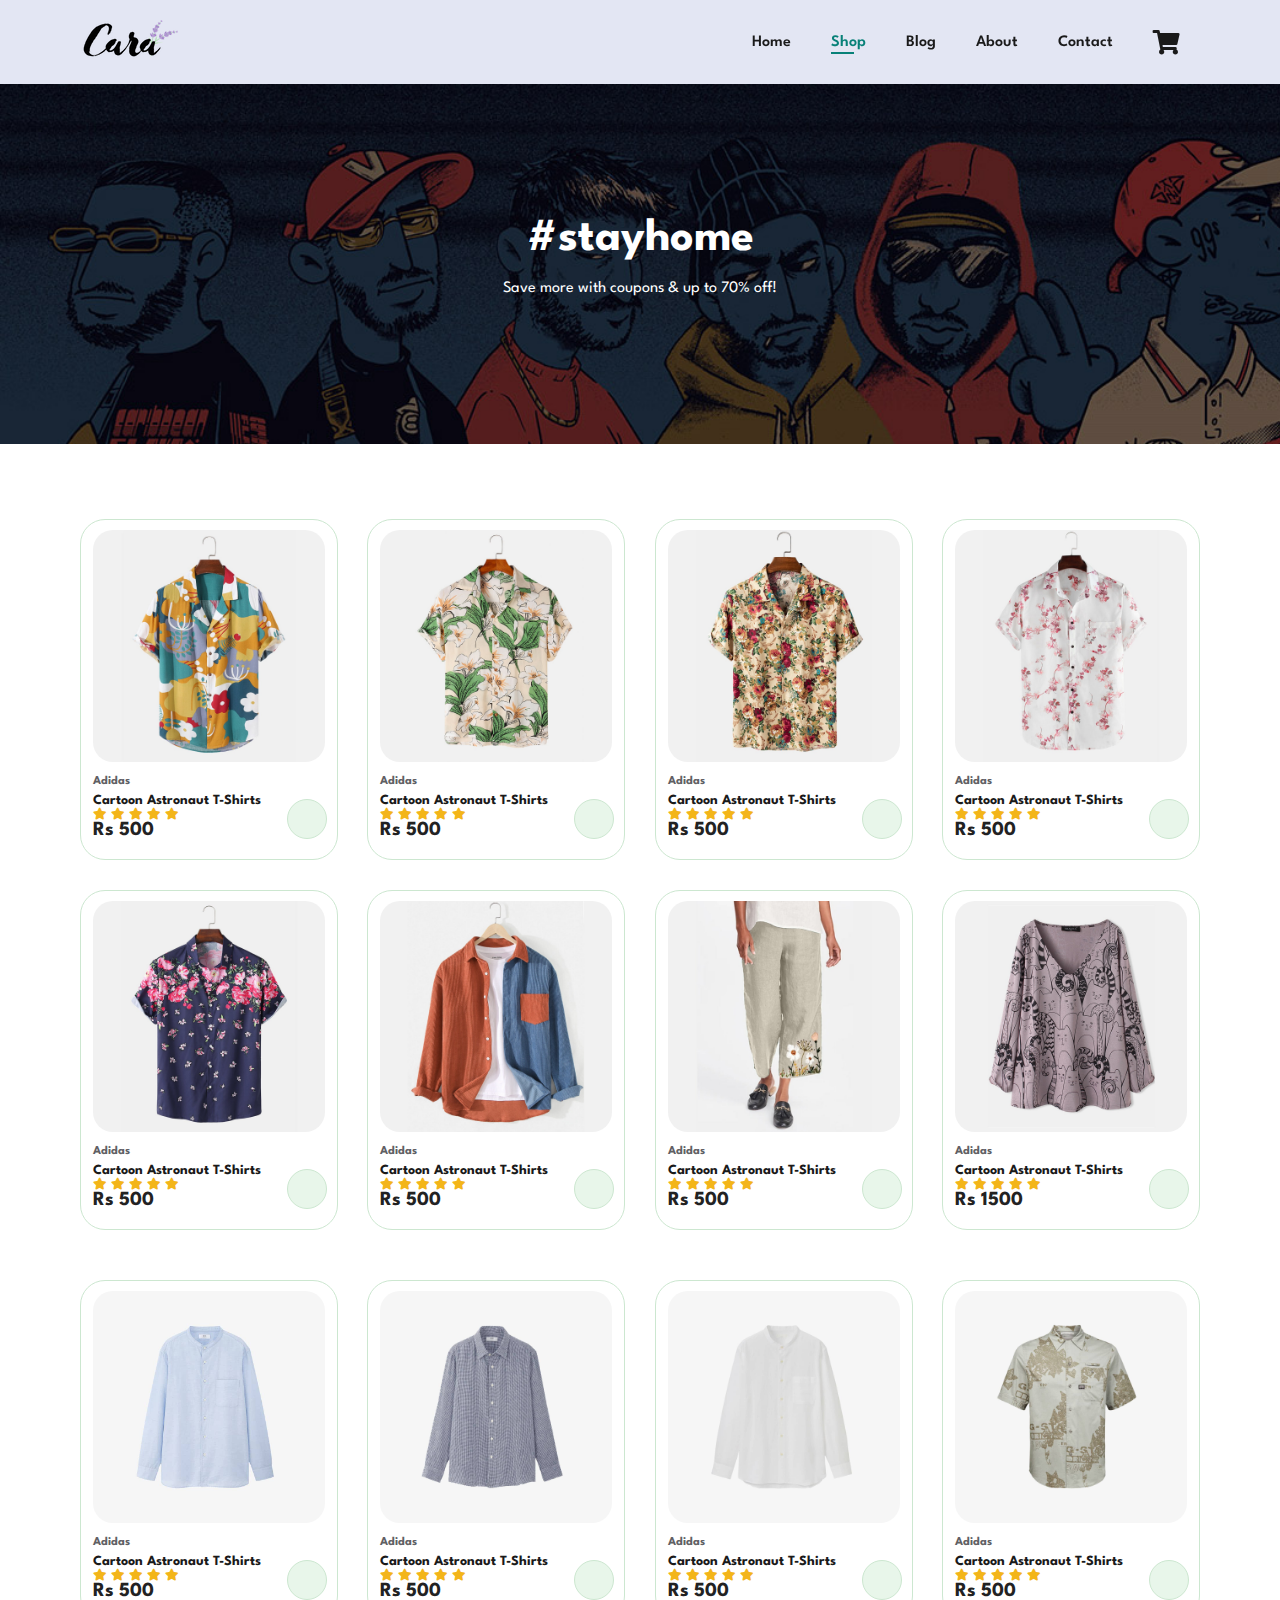
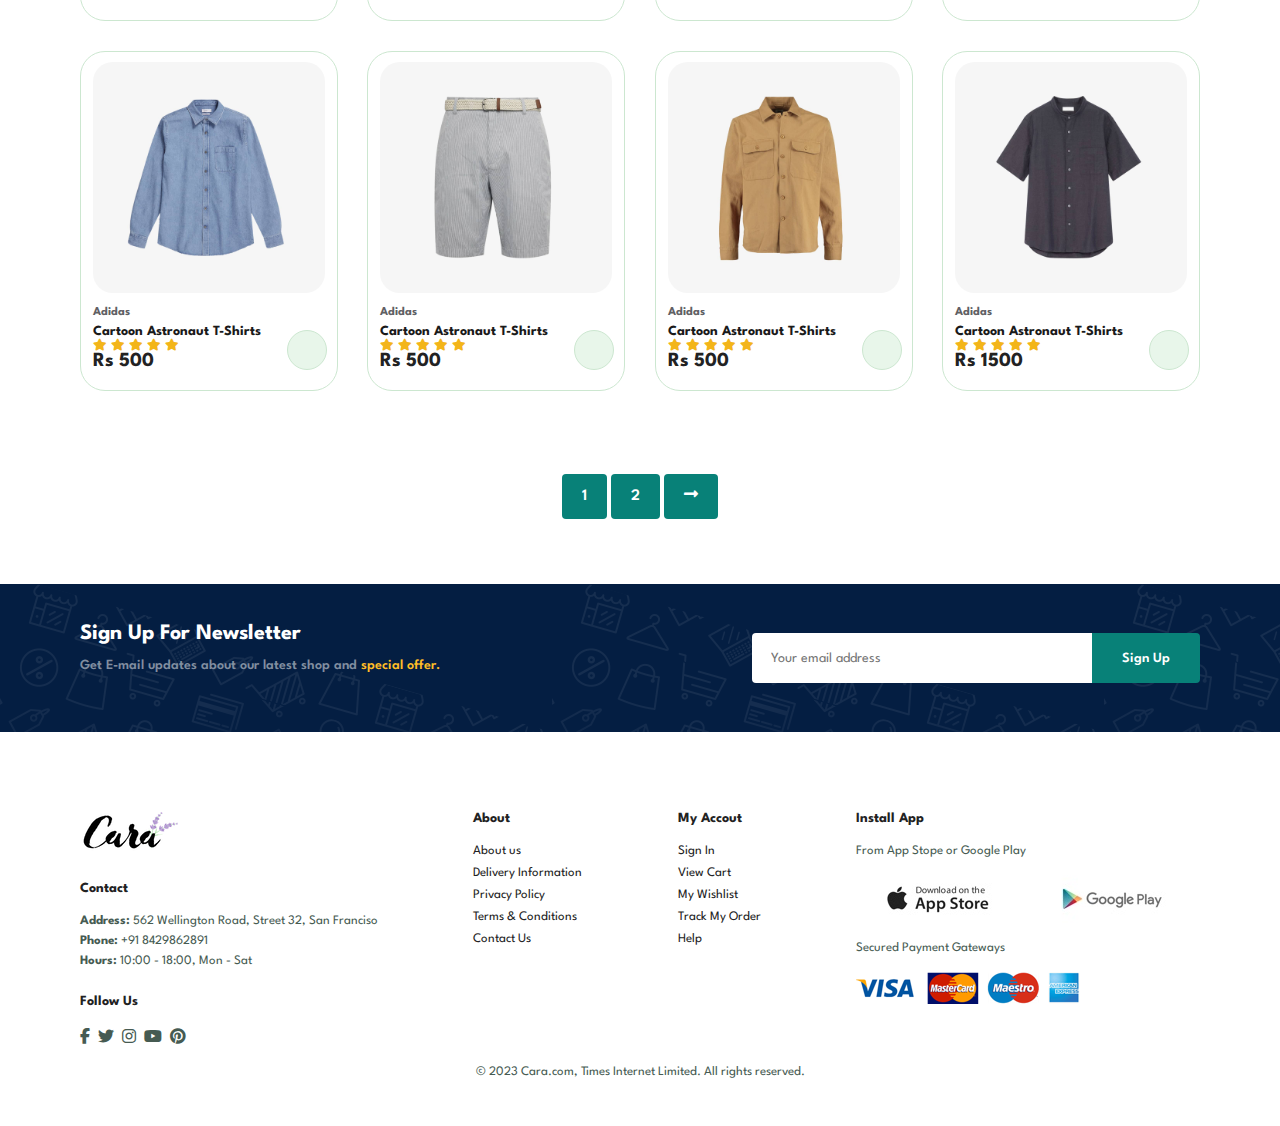
<file: shop.html>
<!DOCTYPE html>
<html lang="en">
<head>
    <meta charset="UTF-8">
    <meta name="viewport" content="width=device-width, initial-scale=1.0">
    <title>Store</title>
    <!-- <link rel="stylesheet" href="https://use.fontawesome.com/releases/v5.15.4/css/all.css" /> -->
    <!-- <link rel="stylesheet" href="https://cdnjs.cloudflare.com/ajax/libs/font-awesome/4.7.0/css/font-awesome.min.css" > -->
    <link rel="stylesheet" href="https://cdnjs.cloudflare.com/ajax/libs/font-awesome/6.4.0/css/all.min.css">
    <link rel="stylesheet" href="https://cdnjs.cloudflare.com/ajax/libs/font-awesome/5.15.3/css/all.min.css">
    <link rel="stylesheet" href="https://pro.fontawesome.com/releases/v5.10.0/css/all.css" />
    <link rel="stylesheet" href="style.css">

</head>
<body>
    <section id="header">
     
        <a href="#"><img src="img/logo.png" class="logo"   alt=""></a>   
       
        <div>
            <ul id="navbar">
                <li><a href="index.html">Home</a></li>
                <li><a class="active" href="shop.html">Shop</a></li>
                <li><a href="blog.html">Blog</a></li>
                <li><a href="about.html">About</a></li>
                <li><a href="contact.html">Contact</a></li>
                <li id="lg-bag"><a href="cart.html"><i class="fa fa-shopping-cart" style="font-size:24px"></i></a></li>
                <a href="#"  id="close"> <i class="fa fa-times" aria-hidden="true"></i></a>
            </ul>
        </div>
        <div id="mobile">
          <a href="cart.html"><i class="fa fa-shopping-cart" style="font-size:24px"></i></a>
          <i id="bar" class="fa fa-bars"></i>
        </div>
    </section>

    <section id="page-header">
        
        <h2>#stayhome</h2>
        
        <p>Save more with coupons & up to 70% off!</p>
        
    </section> 

    <section id="product1" class="section-p1"> 
        
        <div class="pro-container">
         <div class="pro" onclick="window.location.href='sproduct.html' " ;>
             <img src="img/products/f1.jpg" alt="">
             <div class="des"> <span>Adidas</span>
               <h5> Cartoon Astronaut T-Shirts</h5>
               <div class="star">
                 <i class="fas fa-star"></i>
                 <i class="fas fa-star"></i>
                 <i class="fas fa-star"></i>
                 <i class="fas fa-star"></i>
                 <i class="fas fa-star"></i>
               </div>
               <h4> Rs 500 </h4>
             </div>
             <!-- <a href="#"><i class="fa-solid fa-cart-shopping cart"></i></a> -->
             <!-- <a href="#"><i class="cart">cart</i></a> -->
             <!-- <a href="https://www.flaticon.com/free-icons/smart-cart" title="smart cart icons">Smart cart icons created by Freepik - Flaticon</a> -->
             <a href="#"><i class="fa fa-shopping-cart cart"></i></a>
         </div>
         <div class="pro">
            <img src="img/products/f2.jpg" alt="">
            <div class="des"> <span>Adidas</span>
              <h5> Cartoon Astronaut T-Shirts</h5>
              <div class="star">
                <i class="fas fa-star"></i>
                <i class="fas fa-star"></i>
                <i class="fas fa-star"></i>
                <i class="fas fa-star"></i>
                <i class="fas fa-star"></i>
              </div>
              <h4> Rs 500 </h4>
            </div>
            <a href="#"><i class="fa fa-shopping-cart cart"></i></a>
        </div>
        <div class="pro">
            <img src="img/products/f3.jpg" alt="">
            <div class="des"> <span>Adidas</span>
              <h5> Cartoon Astronaut T-Shirts</h5>
              <div class="star">
                <i class="fas fa-star"></i>
                <i class="fas fa-star"></i>
                <i class="fas fa-star"></i>
                <i class="fas fa-star"></i>
                <i class="fas fa-star"></i>
              </div>
              <h4> Rs 500 </h4>
            </div>
            <a href="#"><i class="fa fa-shopping-cart cart"></i></a>
        </div>
        <div class="pro">
            <img src="img/products/f4.jpg" alt="">
            <div class="des"> <span>Adidas</span>
              <h5> Cartoon Astronaut T-Shirts</h5>
              <div class="star">
                <i class="fas fa-star"></i>
                <i class="fas fa-star"></i>
                <i class="fas fa-star"></i>
                <i class="fas fa-star"></i>
                <i class="fas fa-star"></i>
              </div>
              <h4> Rs 500 </h4>
            </div>
            <a href="#"><i class="fa fa-shopping-cart cart"></i></a>
        </div>
        <div class="pro">
            <img src="img/products/f5.jpg" alt="">
            <div class="des"> <span>Adidas</span>
              <h5> Cartoon Astronaut T-Shirts</h5>
              <div class="star">
                <i class="fas fa-star"></i>
                <i class="fas fa-star"></i>
                <i class="fas fa-star"></i>
                <i class="fas fa-star"></i>
                <i class="fas fa-star"></i>
              </div>
              <h4> Rs 500 </h4>
            </div>
            <a href="#"><i class="fa fa-shopping-cart cart"></i></a>
        </div>
        <div class="pro">
            <img src="img/products/f6.jpg" alt="">
            <div class="des"> <span>Adidas</span>
              <h5> Cartoon Astronaut T-Shirts</h5>
              <div class="star">
                <i class="fas fa-star"></i>
                <i class="fas fa-star"></i>
                <i class="fas fa-star"></i>
                <i class="fas fa-star"></i>
                <i class="fas fa-star"></i>
              </div>
              <h4> Rs 500 </h4>
            </div>
            <a href="#"><i class="fa fa-shopping-cart cart"></i></a>
        </div>
        <div class="pro">
            <img src="img/products/f7.jpg" alt="">
            <div class="des"> <span>Adidas</span>
              <h5> Cartoon Astronaut T-Shirts</h5>
              <div class="star">
                <i class="fas fa-star"></i>
                <i class="fas fa-star"></i>
                <i class="fas fa-star"></i>
                <i class="fas fa-star"></i>
                <i class="fas fa-star"></i>
              </div>
              <h4> Rs 500 </h4>
            </div>
            <a href="#"><i class="fa fa-shopping-cart cart"></i></a>
        </div>
        <div class="pro">
            <img src="img/products/f8.jpg" alt="">
            <div class="des"> <span>Adidas</span>
              <h5> Cartoon Astronaut T-Shirts</h5>
              <div class="star">
                <i class="fas fa-star"></i>
                <i class="fas fa-star"></i>
                <i class="fas fa-star"></i>
                <i class="fas fa-star"></i>
                <i class="fas fa-star"></i>
              </div>
              <h4> Rs 1500 </h4>
            </div>
            <a href="#"><i class="fa fa-shopping-cart cart"></i></a>
        </div>
     
      <div class="pro-container">
       <div class="pro">
           <img src="img/products/n1.jpg" alt="">
           <div class="des"> <span>Adidas</span>
             <h5> Cartoon Astronaut T-Shirts</h5>
             <div class="star">
               <i class="fas fa-star"></i>
               <i class="fas fa-star"></i>
               <i class="fas fa-star"></i>
               <i class="fas fa-star"></i>
               <i class="fas fa-star"></i>
             </div>
             <h4> Rs 500 </h4>
           </div>
           <a href="#"><i class="fa fa-shopping-cart cart"></i></a>
       </div>
       <div class="pro">
          <img src="img/products/n2.jpg" alt="">
          <div class="des"> <span>Adidas</span>
            <h5> Cartoon Astronaut T-Shirts</h5>
            <div class="star">
              <i class="fas fa-star"></i>
              <i class="fas fa-star"></i>
              <i class="fas fa-star"></i>
              <i class="fas fa-star"></i>
              <i class="fas fa-star"></i>
            </div>
            <h4> Rs 500 </h4>
          </div>
          <a href="#"><i class="fa fa-shopping-cart cart"></i></a>
      </div>
      <div class="pro">
          <img src="img/products/n3.jpg" alt="">
          <div class="des"> <span>Adidas</span>
            <h5> Cartoon Astronaut T-Shirts</h5>
            <div class="star">
              <i class="fas fa-star"></i>
              <i class="fas fa-star"></i>
              <i class="fas fa-star"></i>
              <i class="fas fa-star"></i>
              <i class="fas fa-star"></i>
            </div>
            <h4> Rs 500 </h4>
          </div>
          <a href="#"><i class="fa fa-shopping-cart cart"></i></a>
      </div>
      <div class="pro">
          <img src="img/products/n4.jpg" alt="">
          <div class="des"> <span>Adidas</span>
            <h5> Cartoon Astronaut T-Shirts</h5>
            <div class="star">
              <i class="fas fa-star"></i>
              <i class="fas fa-star"></i>
              <i class="fas fa-star"></i>
              <i class="fas fa-star"></i>
              <i class="fas fa-star"></i>
            </div>
            <h4> Rs 500 </h4>
          </div>
          <a href="#"><i class="fa fa-shopping-cart cart"></i></a>
      </div>
      <div class="pro">
          <img src="img/products/n5.jpg" alt="">
          <div class="des"> <span>Adidas</span>
            <h5> Cartoon Astronaut T-Shirts</h5>
            <div class="star">
              <i class="fas fa-star"></i>
              <i class="fas fa-star"></i>
              <i class="fas fa-star"></i>
              <i class="fas fa-star"></i>
              <i class="fas fa-star"></i>
            </div>
            <h4> Rs 500 </h4>
          </div>
          <a href="#"><i class="fa fa-shopping-cart cart"></i></a>
      </div>
      <div class="pro">
          <img src="img/products/n6.jpg" alt="">
          <div class="des"> <span>Adidas</span>
            <h5> Cartoon Astronaut T-Shirts</h5>
            <div class="star">
              <i class="fas fa-star"></i>
              <i class="fas fa-star"></i>
              <i class="fas fa-star"></i>
              <i class="fas fa-star"></i>
              <i class="fas fa-star"></i>
            </div>
            <h4> Rs 500 </h4>
          </div>
          <a href="#"><i class="fa fa-shopping-cart cart"></i></a>
      </div>
      <div class="pro">
          <img src="img/products/n7.jpg" alt="">
          <div class="des"> <span>Adidas</span>
            <h5> Cartoon Astronaut T-Shirts</h5>
            <div class="star">
              <i class="fas fa-star"></i>
              <i class="fas fa-star"></i>
              <i class="fas fa-star"></i>
              <i class="fas fa-star"></i>
              <i class="fas fa-star"></i>
            </div>
            <h4> Rs 500 </h4>
          </div>
          <a href="#"><i class="fa fa-shopping-cart cart"></i></a>
      </div>
      <div class="pro">
          <img src="img/products/n8.jpg" alt="">
          <div class="des"> <span>Adidas</span>
            <h5> Cartoon Astronaut T-Shirts</h5>
            <div class="star">
              <i class="fas fa-star"></i>
              <i class="fas fa-star"></i>
              <i class="fas fa-star"></i>
              <i class="fas fa-star"></i>
              <i class="fas fa-star"></i>
            </div>
            <h4> Rs 1500 </h4>
          </div>
          <a href="#"><i class="fa fa-shopping-cart cart"></i></a>
      </div>
      </div>
    </section>

    <section id="pagination" class="section-p1">
        <a href="#">1</a>
        <a href="#">2</a>
        <a href="#"><i class="fa fa-long-arrow-alt-right"></i></a>
    </section>

    <section id="newsletter" class="section-p1 section-m1">
      <div class="newstext">
        <h4>Sign Up For Newsletter</h4>
        <p>Get E-mail updates about our latest shop and <span>special offer.</span></p>
      </div>
      <div class="form">
        <input type="text" placeholder="Your email address">
        <button class="normal">Sign Up</button>
      </div>
    </section>

    <footer class="section-p1">
      <div class="col">
        <img class="logo" src="img/logo.png" alt="">
        <h4>Contact</h4>
        <p><strong>Address: </strong>562 Wellington Road, Street 32, San Franciso</p>
        <p><strong>Phone: </strong>+91 8429862891</p>
        <p><strong>Hours: </strong>10:00 - 18:00, Mon - Sat</p>
        <div class="follow">
          <h4>Follow Us</h4>
          <div class="icon">
            <!-- <i class="fa fa-facebook-f"></i> -->
            <i class="fa-brands fa-facebook-f"></i>
            <i class="fa-brands fa-twitter"></i>
            <i class="fa-brands fa-instagram"></i>
            <i class="fa-brands fa-youtube"></i>
            <i class="fa-brands fa-pinterest"></i>
          </div>
        </div>
      </div>
      
      <div class="col">
        <h4>About</h4>
        <a href="#">About us</a>
        <a href="#">Delivery Information</a>
        <a href="#">Privacy Policy</a>
        <a href="#">Terms & Conditions</a>
        <a href="#">Contact Us</a>
      </div>

      <div class="col">
        <h4>My Accout</h4>
        <a href="#">Sign In</a>
        <a href="#">View Cart</a>
        <a href="#">My Wishlist</a>
        <a href="#">Track My Order</a>
        <a href="#">Help</a>
      </div>

      <div class="col install">
        <h4>Install App</h4>
        <p>From App Stope or Google Play</p>
        <div class="row">
          <img src="img/pay/app.jpg" alt="">
          <img src="img/pay/play.jpg" alt="">
        </div>
        <p>Secured Payment Gateways</p>
        <img src="img/pay/pay.png" alt="">
      </div>

      <div class="copyright">
        <p>© 2023 Cara.com, Times Internet Limited. All rights reserved. </p>
      </div>
    </footer>
    <script src="script.js"></script>
</body>
</html>
</file>
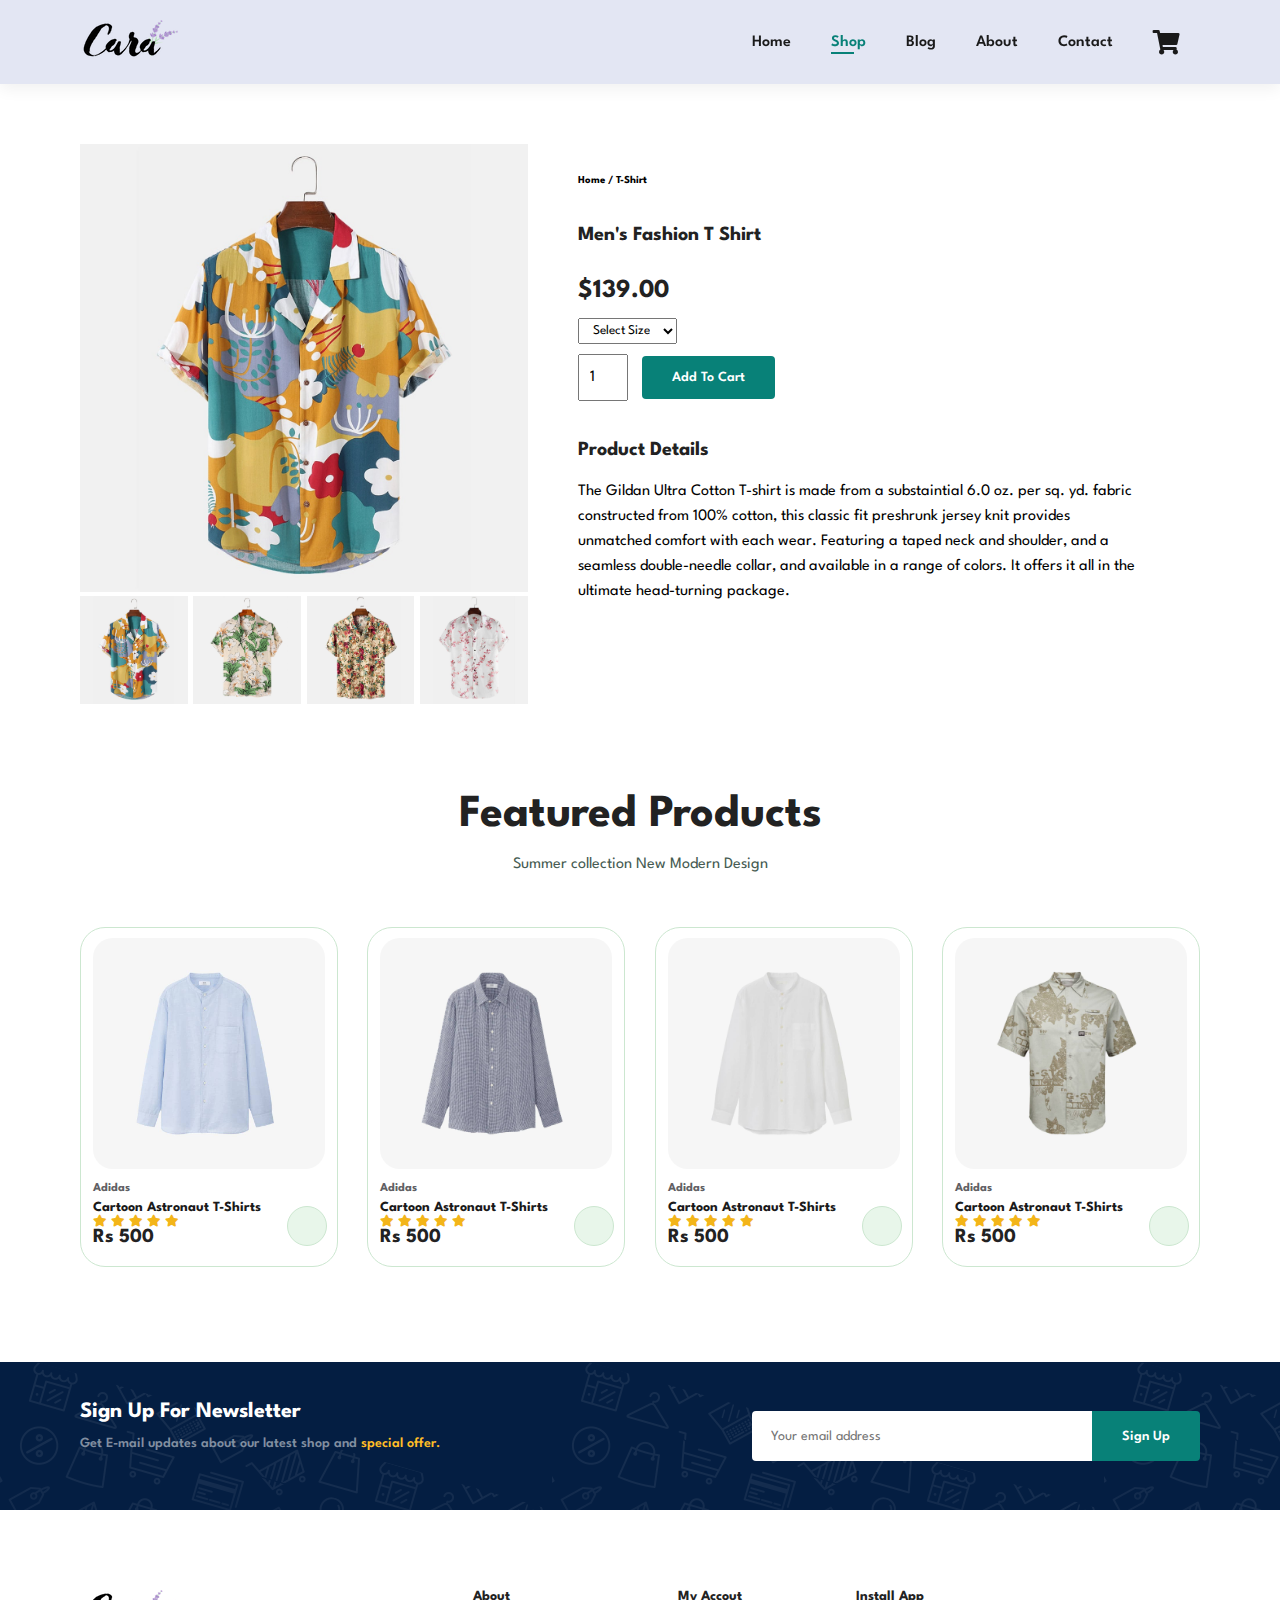
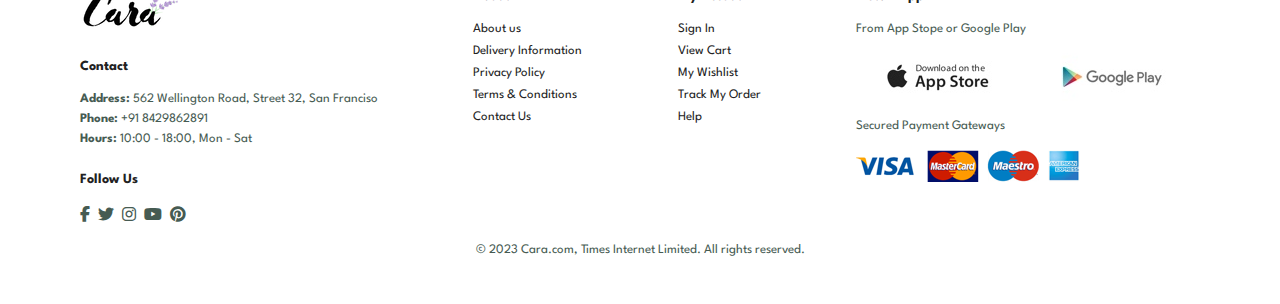
<file: sproduct.html>
<!DOCTYPE html>
<html lang="en">
<head>
    <meta charset="UTF-8">
    <meta name="viewport" content="width=device-width, initial-scale=1.0">
    <title>Store</title>
    <!-- <link rel="stylesheet" href="https://use.fontawesome.com/releases/v5.15.4/css/all.css" /> -->
    <!-- <link rel="stylesheet" href="https://cdnjs.cloudflare.com/ajax/libs/font-awesome/4.7.0/css/font-awesome.min.css" > -->
    <link rel="stylesheet" href="https://cdnjs.cloudflare.com/ajax/libs/font-awesome/6.4.0/css/all.min.css">
    <link rel="stylesheet" href="https://cdnjs.cloudflare.com/ajax/libs/font-awesome/5.15.3/css/all.min.css">
    <link rel="stylesheet" href="https://pro.fontawesome.com/releases/v5.10.0/css/all.css" />
    <link rel="stylesheet" href="style.css">

</head>
<body>
    <section id="header">
     
        <a href="#"><img src="img/logo.png" class="logo"   alt=""></a>   
       
        <div>
            <ul id="navbar">
                <li><a href="index.html">Home</a></li>
                <li><a class="active" href="shop.html">Shop</a></li>
                <li><a href="blog.html">Blog</a></li>
                <li><a href="about.html">About</a></li>
                <li><a href="contact.html">Contact</a></li>
                <li id="lg-bag"><a href="cart.html"><i class="fa fa-shopping-cart" style="font-size:24px"></i></a></li>
                <a href="#"  id="close"> <i class="fa fa-times" aria-hidden="true"></i></a>
            </ul>
        </div>
        <div id="mobile">
          <a href="cart.html"><i class="fa fa-shopping-cart" style="font-size:24px"></i></a>
          <i id="bar" class="fa fa-bars"></i>
        </div>
    </section>

    <section id="prodetails" class="section-p1">
        <div class="single-pro-image">
            <img src="img/products/f1.jpg" width="100%" id="MainImg" alt="">
        
            <div class="small-img-group">
              <div class="small-img-col">
                  <img src="img/products/f1.jpg" width="100%" class="small-img" alt="">
              </div>
              <div class="small-img-col">
                  <img src="img/products/f2.jpg" width="100%" class="small-img" alt="">
              </div>
              <div class="small-img-col">
                  <img src="img/products/f3.jpg" width="100%" class="small-img" alt="">
              </div>
              <div class="small-img-col">
                  <img src="img/products/f4.jpg" width="100%" class="small-img" alt="">
              </div>
          </div>
        </div>

        <div class="single-pro-details">
          <h6>Home / T-Shirt</h6>
          <h4>Men's Fashion T Shirt</h4>
          <h2>$139.00</h2>
          <select name="" id="">
            <option >Select Size</option>
            <option >XL</option>
            <option >XXL</option>
            <option >Small</option>
            <option >Large</option>
          </select>

          <input type="number" value="1">
          <button class="normal">Add To Cart</button>
           <h4>Product Details</h4>
           <span>
            The Gildan Ultra Cotton T-shirt is made from a substaintial 6.0 oz. per sq. yd. fabric constructed from 100% 
            cotton, this classic fit preshrunk jersey knit provides unmatched comfort with each wear. Featuring a taped neck and shoulder,
             and a seamless double-needle collar, and available in a range of colors. It offers it all in the ultimate head-turning package.
           </span>
        </div>
    </section>

    <section id="product1" class="section-p1"> 
      <h2> Featured Products</h2>
      <p> Summer collection New Modern Design</p>
      <div class="pro-container">
       <div class="pro">
           <img src="img/products/n1.jpg" alt="">
           <div class="des"> <span>Adidas</span>
             <h5> Cartoon Astronaut T-Shirts</h5>
             <div class="star">
               <i class="fas fa-star"></i>
               <i class="fas fa-star"></i>
               <i class="fas fa-star"></i>
               <i class="fas fa-star"></i>
               <i class="fas fa-star"></i>
             </div>
             <h4> Rs 500 </h4>
           </div>
           <a href="#"><i class="fa fa-shopping-cart cart"></i></a>
       </div>
       <div class="pro">
          <img src="img/products/n2.jpg" alt="">
          <div class="des"> <span>Adidas</span>
            <h5> Cartoon Astronaut T-Shirts</h5>
            <div class="star">
              <i class="fas fa-star"></i>
              <i class="fas fa-star"></i>
              <i class="fas fa-star"></i>
              <i class="fas fa-star"></i>
              <i class="fas fa-star"></i>
            </div>
            <h4> Rs 500 </h4>
          </div>
          <a href="#"><i class="fa fa-shopping-cart cart"></i></a>
      </div>
      <div class="pro">
          <img src="img/products/n3.jpg" alt="">
          <div class="des"> <span>Adidas</span>
            <h5> Cartoon Astronaut T-Shirts</h5>
            <div class="star">
              <i class="fas fa-star"></i>
              <i class="fas fa-star"></i>
              <i class="fas fa-star"></i>
              <i class="fas fa-star"></i>
              <i class="fas fa-star"></i>
            </div>
            <h4> Rs 500 </h4>
          </div>
          <a href="#"><i class="fa fa-shopping-cart cart"></i></a>
      </div>
      <div class="pro">
          <img src="img/products/n4.jpg" alt="">
          <div class="des"> <span>Adidas</span>
            <h5> Cartoon Astronaut T-Shirts</h5>
            <div class="star">
              <i class="fas fa-star"></i>
              <i class="fas fa-star"></i>
              <i class="fas fa-star"></i>
              <i class="fas fa-star"></i>
              <i class="fas fa-star"></i>
            </div>
            <h4> Rs 500 </h4>
          </div>
          <a href="#"><i class="fa fa-shopping-cart cart"></i></a>
      </div>

      </div>
    </section>


    <section id="newsletter" class="section-p1 section-m1">
      <div class="newstext">
        <h4>Sign Up For Newsletter</h4>
        <p>Get E-mail updates about our latest shop and <span>special offer.</span></p>
      </div>
      <div class="form">
        <input type="text" placeholder="Your email address">
        <button class="normal">Sign Up</button>
      </div>
    </section>

    <footer class="section-p1">
      <div class="col">
        <img class="logo" src="img/logo.png" alt="">
        <h4>Contact</h4>
        <p><strong>Address: </strong>562 Wellington Road, Street 32, San Franciso</p>
        <p><strong>Phone: </strong>+91 8429862891</p>
        <p><strong>Hours: </strong>10:00 - 18:00, Mon - Sat</p>
        <div class="follow">
          <h4>Follow Us</h4>
          <div class="icon">
            <!-- <i class="fa fa-facebook-f"></i> -->
            <i class="fa-brands fa-facebook-f"></i>
            <i class="fa-brands fa-twitter"></i>
            <i class="fa-brands fa-instagram"></i>
            <i class="fa-brands fa-youtube"></i>
            <i class="fa-brands fa-pinterest"></i>
          </div>
        </div>
      </div>
      
      <div class="col">
        <h4>About</h4>
        <a href="#">About us</a>
        <a href="#">Delivery Information</a>
        <a href="#">Privacy Policy</a>
        <a href="#">Terms & Conditions</a>
        <a href="#">Contact Us</a>
      </div>

      <div class="col">
        <h4>My Accout</h4>
        <a href="#">Sign In</a>
        <a href="#">View Cart</a>
        <a href="#">My Wishlist</a>
        <a href="#">Track My Order</a>
        <a href="#">Help</a>
      </div>

      <div class="col install">
        <h4>Install App</h4>
        <p>From App Stope or Google Play</p>
        <div class="row">
          <img src="img/pay/app.jpg" alt="">
          <img src="img/pay/play.jpg" alt="">
        </div>
        <p>Secured Payment Gateways</p>
        <img src="img/pay/pay.png" alt="">
      </div>

      <div class="copyright">
        <p>© 2023 Cara.com, Times Internet Limited. All rights reserved. </p>
      </div>
    </footer>

    <script>
      var MainImg = document.getElementById("MainImg") ;
      var smallimg = document.getElementsByClassName("small-img") ;
      var temp = MainImg ;
      smallimg[0].onclick = function(){
        MainImg.src = smallimg[0].src ;
        
      }

      smallimg[1].onclick = function(){
        MainImg.src = smallimg[1].src ;
        
      }
      smallimg[2].onclick = function(){
        MainImg.src = smallimg[2].src ;
      }
      smallimg[3].onclick = function(){
        MainImg.src = smallimg[3].src ;
      }

    </script>
    <script src="script.js"></script>
</body>
</html>
</file>
<file: style.css>
@import url("https://fonts.googleapis.com/css2?family=Spartan:wght@100;200;300;400;500;600;700;800;900&display=swap");

*{
    margin: 0;
    padding: 0;
    box-sizing: border-box;
    font-family: 'Spartan' , sans-serif;
}

h1 {
    font-size: 50px;
    line-height: 64px;
    color: #222;

}

h2 {
    font-size: 46px;
    line-height: 54px;
    color: #222; 
}

h4 {
    font-size: 20px;
    /* line-height: 64px; */
    color: #222;
}
h6 {
    font-size: 700;
    line-height: 12px;
    /* color: #222; */ 
}

p {
    font-size: 16px;
    color: #465b52;
    margin: 15px 0 20px 0;
}
  
.section-p1 {
    padding: 40px 80px;
}

.section-m1 {
    margin: 40px 0;
}

button.normal{
    font-size: 14px;
    font-weight: 600;
    padding: 15px 30px;
    color: #000;
    background-color: #fff;
    border-radius: 4px;
    cursor: pointer;
    border: none;
    outline: none;
    transition: 0.2s;
}

button.white{
    font-size: 13px;
    font-weight: 600;
    padding: 11px 18px;
    color: #fff;
    background-color: transparent;
    cursor: pointer;
    border: 1px solid #fff;
    outline: none;
    transition: 0.2s;
}

body {
    width: 100%;
    /* background-image: url(https://helpx.adobe.com/content/dam/help/en/photoshop/using/convert-color-image-black-white/jcr_content/main-pars/before_and_after/image-before/Landscape-Color.jpg); */
    
}

#header{
     display: flex;
     align-items: center;
     justify-content: space-between;
     padding: 20px 80px;
     background: #E3E6F3;
     box-shadow: 0 5px 15px rgba(0, 0, 0, 0.06 );
     z-index: 999;
     position: sticky;
     top: 0;
     left: 0;
}

#navbar{
    display: flex;
    align-items: center;
    justify-content: center;
}
#navbar li{
    list-style: none;
    padding: 0 20px; 
    position: relative;
}
#navbar li a{
    text-decoration: none;
    font-size: 16px;
    font-weight: 600;
    color: #1a1a1a;
    transition: 0.3s ease;
}

#navbar li a:hover,
#navbar li a.active{
    color: #088178;
}

#navbar li a.active::after,
#navbar li a:hover::after{
    content: ""; 
    width: 30%;
    height: 2px;
    background: #088178;
    position: absolute;
    bottom: -4px ;
    left: 20px ;
}

#mobile{
    display: none;
    align-items: center;
}
#close {
    display: none;
}

/* Home page */

#hero{
    background-image: url("img/hero4.png");
    /* background-image: url("img/hero4.png");  */
    height: 90vh;
    width: 100%;
    background-size: cover;
    background-position: top 25% right 0;
    padding: 0 80px;
    display: flex;
    flex-direction: column;
    align-items: flex-start;
    justify-content: center;
    
}
#hero h4{
    padding-bottom: 15px;
}

#hero h1{
    color: #088178;
}

#hero button{
    background-image: url("img/button.png");
    background-color: transparent;
    color: #088178;
    border: 0;
    padding: 14px 80px 14px 65px ;
    background-repeat: no-repeat;
    cursor: pointer;
    font-weight: 700;
    font-size: 15px;
}
/* #feature {
    display: flex;
    align-items: center;
    justify-content: space-between;
    flex-wrap: wrap;
}
#feature .fe-box{
    width: 180px;
    text-align: center;
    padding: 25px 15px;
    box-shadow: 20px 20px 34px rgba(0, 0, 0, 0.03 );
    border: 1px solid  #cce7d0;
    border-radius: 4px;
    margin: 15px 0;
}

#feature .fe-box:hover{
    box-shadow: 10px 10px 54px rgba(70, 62, 221, 0.1 );
}

#feature .fe-box img{
    width: 100%;
    margin-bottom: 10px;
    
}
#feature .fe-box h6{
    display: inline-block;
    padding: 9px 8px 6px 8px; 
    line-height: 1;
    border-radius: 4px;
    color: #088178;
    background-color: #fddde4;
}

#feature .fe-box:nth-child(2) h6{
    background-color: #cdebbc;
}
#feature .fe-box:nth-child(3) h6{
    background-color: #d1e8f2;
}
#feature .fe-box:nth-child(4) h6{
    background-color: #cdd4f8
}
#feature .fe-box:nth-child(5) h6{
    background-color: #f6dbf6;
}
#feature .fe-box:nth-child(6) h6{
    background-color: #fff2e5;
}

#product1{
    text-align: center;
}
#product1 .pro{
    width: 23%;
    min-width: 250px;
    padding: 10px 12px;
    border: 1px solid #cce7d0;
    border-radius: 25px;
    cursor: pointer;
    box-shadow: 20px 20px 30px rgba(0, 0, 0, 0.02);
    margin: 15px 0;
    transition: 0.2s ease;
}
#product1 .pro:hover{
    box-shadow: 20px 20px 30px rgba(0, 0, 0, 0.06);
}

#product1 .pro img{
    width: 100%;
    border-radius: 20px;
}
#product1 .pro .des{
    text-align: start;
    padding: 10px 0;
}

#product1 .pro .des span{
    color: #606063;
    font-size: 12px;
}
#product1 .pro .des h5{
    padding-top: 7px;
    color: #1a1a1a;
    font-size: 14px ;

}
#product1 .pro .des i{
    font-size: 12px;
    color: rgb(243,181,25)
}
#product1 .pro .des h4{
    padding-top: 7px;
    font-size: 15px;
    font-weight: 700;
    color: #088178 ;
}
#product1 .pro .cart{
    width: 40px;
    height: 40px;
    line-height: 40px;
    border-radius: 50px;
    background-color: #e8f6ea;
    font-weight: 500;
    color: #088178 ;
    border: 1px solid #cce7d0;
    position: absolute; 
    bottom: 20px;
    right
} */
#feature{
    display: flex;
    align-items: center;
    justify-content: space-between;
    flex-wrap: wrap;

}
/* Again we make the feature 3rd section , we adjust this in box, so we adjusting size of this box */
#feature .fe-box{
 width: 180px;
 text-align: center;
 padding: 25px 15px;
 box-shadow: 20px 20px 34px rgba(0 0 0 0.03);
 border: 1px solid #cce7d0;
 border-radius: 4px;
 margin: 15px 0;

}
#feature .fe-box:hover{
 box-shadow: 10px 10px 54px rgba(70, 62, 221, 0.1);

}
#feature .fe-box img {
  width: 100%;
  margin-bottom: 10px;
}
#feature .fe-box h6{
 display: inline-block;
 padding: 9px 8px 6px 8px;
 line-height: 1;
 border-radius: 4px;
 color: #088178;
 background-color: #fddde4;
}
#feature .fe-box:nth-child(2) h6{
 background-color: #cdebbc;

}
#feature .fe-box:nth-child(3) h6{
 background-color: #d1e8f2;

}
#feature .fe-box:nth-child(4) h6{
 background-color: #cdd4f8;

}
#feature .fe-box:nth-child(5) h6{
 background-color: #f6dbf6;

}
#feature .fe-box:nth-child(6) h6{
 background-color: #fff2e5;

}
#product1 {
 text-align: center;

}
#product1 .pro-container{
 display: flex;
 justify-content: space-between;
 padding-top: 20px;
 flex-wrap: wrap;   /*  It wrap the row  in two row */  
}
#product1 .pro {
 width: 23%;
 min-width: 250px;
 padding: 10px 12px;
 border: 1px solid #cce7d0 ;
 border-radius: 25px;
 cursor: pointer;
 box-shadow: 20px 20px 30px rgba(0 0 0 0.02) ;
 margin: 15px 0;
 transition: 0.2s ease;
 position:relative;
}
product1 .pro:hover{
 box-shadow: 20px 20px 30px rgba(0,0,0,0.06);
}
#product1 .pro img {
 width: 100%;
 border-radius: 20px;
}
#product1 .pro .des {
 text-align: start;
 padding: 10px 0;
}
#product1 .pro .des span {
   color: #606063;
   font-size: 12px;
}
#product1 .pro .des h5 {
 padding-top: 7px;
 color: #1a1a1a;
 font-size: 14px;
}
#product1 .pro .des i {
    font-size: 12px;
    color: rgb(243, 181, 25);
}
#product1 .pro .des {
 padding-top: 7px;
 font-size: 15px;
 font-weight: 700;
 color:  #888178;
 
}
#product1 .pro .cart {
  width: 40px;
  height: 40px;
  line-height: 40px ;
  border-radius: 50px;
  background-color: #e8f6ea;
  font-weight: 500;
  color: #088178;
  border: 1px solid #cce7d0;
  position: absolute;
  bottom: 20px;
  right: 10px;
}


#banner{
    display: flex;
    flex-direction: column;
    justify-content: center;
    align-items: center;
    text-align: center;
    background-image: url("img/banner/b2.jpg");
    width: 100%;
    height: 40vh;
    background-size: cover;
    background-position: center;
    
}
#banner h4{
    color: #fff;
    font-size: 16px;
} 
#banner h2{
    color: #fff;
    font-size: 30px;
    padding: 10px 0;
}
#banner h2 span{
    color: #f60d0d;
}
#banner button:hover{
    background: #088178;
    color: #FFF ;
    
}
#sm-banner{
    display: flex;
    justify-content: space-between;
    flex-wrap: wrap;
}

#sm-banner .banner-box{
    display: flex;
    flex-direction: column;
    justify-content: center;
    align-items: flex-start;
    background-image: url("img/banner/b17.jpg");
    min-width: 540px;
    height: 50vh;
    background-size: cover;
    background-position: center;
    padding: 25px;
}
#sm-banner .banner-box2{
    background-image: url("img/banner/b10.jpg");
}

#sm-banner h4{
    color: #fff;
    font-size: 20px;
    font-weight: 300;
}

#sm-banner h2{
    color: #fff;
    font-size: 28px;
    font-weight: 800;
}
#sm-banner span{
    color: #fff;
    font-size: 14px;
    font-weight: 500;
    padding-bottom: 15px;
}

#sm-banner .banner-box:hover button{
    background: #088178;
    border: 1px solid #088178;
}
#banner3 {
    display: flex;
    justify-content: space-between;
    flex-wrap: wrap;
    padding: 0 80px;
}
#banner3 .banner-box{
    display: flex;
    flex-direction: column;
    justify-content: center;
    align-items: flex-start;
    background-image: url("img/banner/b7.jpg");
    min-width: 30%;
    /* max-width: 30%; */
    height: 40vh;
    background-size: cover;
    background-position: center;
    padding: 20px;
    margin-bottom: 20px;
}
#banner3 .banner-box2{
    background-image: url("img/banner/b4.jpg");
}

#banner3 .banner-box3{
    background-image: url("img/banner/b18.jpg");
}

#banner3 h2{
    color: #fff;
    font-weight: 900;
    font-size: 22px;
}
#banner3 h3{
    color: #ec544e;
    font-weight: 800;
    font-size: 15px;
}

#newsletter{
    display: flex;
    justify-content: space-between;
    flex-wrap: wrap;
    align-items: center;
    background-image: url("img/banner/b14.png");
    background-repeat: 20% 40%;
    background-color:  #041e42;
}

#newsletter h4{
    font-size: 22px;
    font-weight: 700;
    color: #fff;
}
#newsletter p{
    font-size: 14px;
    font-weight: 600;
    color: #818ea0;
}
#newsletter p span{
    color: #ffbd27;
}
#newsletter .form{
    display: flex;
    width: 40%;
}

#newsletter input{
    height: 3.125rem;
    padding: 0 1.25em;
    font-size: 14px;
    width: 100%;
    border: 1px solid transparent;
    border-radius: 4px;
    outline: none;
    border-top-right-radius: 0;
    border-bottom-right-radius: 0;
}

#newsletter button{
    background-color: #088178;
    color: #fff;
    white-space: nowrap;
    border-top-left-radius: 0;
    border-bottom-left-radius: 0;
}

footer{
    display: flex;
    flex-wrap: wrap;
    justify-content: space-between;
}
footer .col{
    display: flex;
    flex-direction: column;
    align-items: flex-start;
    margin-bottom: 20px;
}

footer .logo{
    margin-bottom: 30px;
}
footer h4{
    font-size: 14px;
    padding-bottom: 20px;
}
footer p {
    font-size: 13px;
    margin: 0 0 8px 0;
}
footer a{
    font-size: 13px;
    text-decoration: none;
    color: #222;
    margin-bottom: 10px;
}

footer .follow{
    margin-top: 20px;
}
footer .follow i{
    color: #465b52;
    padding-right: 4px;
    cursor: pointer;
}
footer .install .row img{
    border: 1px;
    border-radius: 6px;
}
footer .install img{
    margin: 10px 0 15px 0;
}
footer.follow i:hover ,
footer a:hover{
    color:#088178 ;

}

footer .copyright{
    width: 100%;
    text-align: center;
}


/* Media query */


/* shop file  */

#page-header {
    background-image: url("img/banner/b1.jpg");
    width: 100%;
    height: 40vh;
    background-size: cover;
    display: flex;
    justify-content: center;
    text-align: center;
    flex-direction: column;
    padding: 14px;
}

#page-header h2, 
#page-header p{
    color: #fff;
}

#pagination {
    text-align: center;
}

#pagination a{
    text-decoration: none;
    background-color: #088178;
    padding: 15px 20px;
    border-radius: 4px;
    color: white;
    font-weight: 600;
}

#pagination a i{
    font-size: 16px;
    font-weight: 600;
}

/* Single product */
#prodetails {
    display: flex;
    margin-top: 20px;
}

#prodetails .single-pro-image{
    width: 40%;
    margin-right: 50px;
}

.small-img-group {
    /* width: 40%; */
    display: flex;
    justify-content: space-between;
}
.small-img-col{
    flex-basis: 24%;
    cursor: pointer;
}

#prodetails .single-pro-details{
    width: 50%;
    padding-top: 30px;
}
#prodetails .single-pro-details h4{
    padding: 40px 0 20px 0;

}
#prodetails .single-pro-details h2{
    font-size: 26px;
}
#prodetails .single-pro-details select{
    display: flex ;
    padding: 5px 10px;
    margin-bottom: 10px;
}

#prodetails .single-pro-details input{
    width: 50px;
    height: 47px;
    padding-left: 10px;
    font-size: 16px;
    margin-right: 10px;
}

#prodetails .single-pro-details input:focus{
    outline: none;
}

#prodetails .single-pro-details button{
    background-color: #088178;
    color: #fff;
}
#prodetails .single-pro-details span{
    line-height: 25px;
}

/* Blog page */

#page-header.blog-header {
    background-image: url("img/banner/b19.jpg");
}

#blog {
    padding: 150px 150px 0 150px;
     
}
#blog .blog-box{
    display: flex;
    align-items: center;
    width: 100%;
    position: relative;
    padding-bottom: 90px;
}

#blog .blog-img {
    width: 50%;
    margin-right: 40px;
}
#blog img{
    width: 100%;
    height: 300px;
    object-fit: cover;
}

#blog .blog-details {
    width: 50%;
    
}
#blog .blog-details a{
   text-decoration: none;
   font-size: 11px;
   color: #000;
   font-weight: 700;
   position: relative;
   transition: 0.25;
}
#blog .blog-details a::after{
    content: "";
    width: 50px;
    height: 1px;
    background-color: #000;
    position: absolute;
    top: 4px;
    right: -60px;
}

#blog .blog-details a:hover{
    color: #088178;

}

#blog .blog-details a:hover::after{
    columns: #088178;
}

#blog .blog-box h1{ 
    position: absolute;
    top: -40px;
    left: 0;
    font-size: 70px;
    font-weight: 700;
    color: #c9cbce;
    z-index: -9;
}

/* About page  */
#page-header.about-header{
    background-image: url("img/about/banner.png");
}
#about-head{
    display: flex;
    align-items: center;
}

#about-head img{
    width: 50%;
    height: auto;
}

#about-head div {
    padding-left: 40px;
}

#about-app{
    text-align: center;
}
#about-app .video {
    /* align-items: center; */
    width: 70%;
    height: 100%;
    margin: 30px auto 0 auto ;
}
#about-app .video video{
    width: 100%;
    height: 100%;
    border-radius: 20px;
}


/* contact  */
#contact-details{
    display: flex;
    align-items: center;
    justify-content: space-between;
}
#contact-details .details {
    width: 40%;
}
#contact-details .details span{
    font-size: 12px;
}
#contact-details .details h2,
#form-details h2{
    font-size: 23px;
    line-height: 35px ;
    padding: 20px 0;
}
#contact-details .details h3{
    font-size: 16px;
    padding-bottom: 15px;
}
#contact-details .details li{
    list-style: none;
    display: flex;
    padding: 10px 0;
}
#contact-details .details li i{
    font-size: 14px;
    padding-right: 22px;
}
#contact-details .details li p{
    margin: 0;
    font-size: 14px;
}

#contact-details .map{
    width: 55%;
    height: 400px;
}

#contact-details .map iframe{
    width: 100%;
    height: 100%;
}
#form-details{
    display: flex;
    justify-content: space-between;
    margin: 30px;
    padding: 80px; border: 1px solid #e1e1e1;
}

#form-details form{
    width: 65%;
    display: flex;
    flex-direction: column;
    align-items: flex-start;

}
#form-details span{
    font-size: 12px;
}
#form-details form input,
#form-details form textarea {
    width: 100%;
    padding: 12px 15px;
    outline: none;
    margin-bottom: 20px;
    border: 1px solid #e1e1e1;
}

#form-details form button{
    background-color: #088178;
    color: #fff;
}
#form-details .people div{
    padding-bottom: 25px;
    display: flex;
    align-items: flex-start;

}
#form-details .people div img{
    width: 65px;
    height: 65px;
    object-fit: cover;
    margin-right: 15px;
}

#form-details .people div p{
    margin: 0;
    font-size: 13px;
    line-height: 25px;
}
#form-details .people div p span{
    display: block;
    font-size: 16px;
    font-weight: 600;
    color: #000;
}
/* Cart page  */
#cart {
    overflow: auto;
    overflow-x: auto;
}

#cart table {
    width: 100%;
    border-collapse: collapse;
    table-layout: fixed;
    white-space: nowrap;

}

#cart table img{
    width: 70px;
}
#cart table td:nth-child(1) {
    width: 100px;
    text-align: center;
}

#cart table td:nth-child(2) {
    width: 150px;
    text-align: center;
}

#cart table td:nth-child(3) {
    width: 250px;
    text-align: center;
}
#cart table td:nth-child(4),
#cart table td:nth-child(5),
#cart table td:nth-child(6) {
    width: 150px;
    text-align: center;
}
#cart table td:nth-child(4) input{
    width: 70px;
    padding: 10px 5px 10px 15px;
}

#cart table thead{
    border: 1px solid #e2e9e1;
    border-left: none;
    border-right: none;
}
#cart table thead td{
    font-weight: 700;
    text-transform: uppercase;
    font-size: 13px;
    padding: 18px 0;
}
#cart table tbody tr td{
    padding-top: 15px;
}
#cart table tbody td{
    font-size: 13px;
} 

#cart-add {
    display: flex;
    flex-wrap: wrap;
    justify-content: space-between;
}
#coupon {
    width: 50%;
    margin-bottom: 30px;
}
#coupon h3,
#subtotal h3{
    padding: 15px;
}
#coupon input{
    padding: 10px 20px;
    outline: none;
    width: 60%;
    margin-right: 10px;
    border: 1px solid #e2e9e1;
}

#coupon button,
#subtotal button{
    background-color: #088178;
    color: #fff;
    padding: 12px 20px;
}
#subtotal {
    width: 50%;
    margin-bottom: 30px;
    border: 1px solid #e2e9e1;
    padding: 30px;
}
#subtotal table{
    border-collapse: collapse;
    width: 100%;
    margin-bottom: 20px;

}
#subtotal table td{
    width: 50%;
    border: 1px solid #e2e9e1 ;
    padding: 10px;
    font-size: 13px;
}






/* media screen  */




@media (max-width:799px ) {
    .section-p1{
        padding: 40px 40px;
    }
    #navbar {
        display: flex;
        flex-direction: column;
        align-items: flex-start;
        justify-content: flex-start;
        position: fixed;
        top: 0;
        right: -300px;
        height: 100vh;
        width: 300px;
        background-color: #E3E6F3;
        box-shadow: 0 40px 60px rgba(0 0 0 0.1);
        padding: 80px 0 0 10px; 
        transition: 0.3s;
    }
    #navbar.active{
        right: 0px;
    }
    #navbar li{
        margin-bottom: 25px;
    }
    #mobile{
        display: flex;
        align-items: center;
    }
    #mobile i{
        color: #1a1a1a;
        font-size: 24px;
        padding-left: 20px;
    }
    #close{
        display: initial;
        position: absolute;
        top: 30px;
        left: 30px;
        color: #222;
        font-size: 24px;
    }
    #lg-bag{
        display: none;
    }

    #hero {
        height: 70vh;
        padding: 0 80px;
        background-position: top 30% right 30%;
    }
    #feature {
 
        justify-content: space-between;
        
    }
    #feature .fe-box {
    
        margin: 15px 15px;
    } 
    #product1 .pro-container {
        justify-content: center;
    }
    #product1 .pro {
    
        margin: 15px;
        
    }
    #banner {
        
        height: 20vh;
        
    }   
    #sm-banner .banner-box {
        
        min-width: 100%;
        height: 30vh;
        
    }
    #banner3 {
        
        padding: 0 40px;
    }
    #banner3 .banner-box {
        width: 28%;
    }
    #newsletter .form {
        width: 70%;
    }

    /*Contact page  */
    

    #form-details {
        padding: 40px;
    }
    #form-details form {
        width: 50%;
    }
}









@media (max-width: 477px){
    .section-p1 {
        padding: 20px ;
    }
    #header { 
        padding: 10px 30px;
    }
    h1{
        font-size: 38px;
    }
    h2{
        font-size: 32px;
    }
    
    #hero{
        padding: 0 20px;
        background-position: 55%  ;
    }
    #feature{
        justify-content: space-between;
    }
    #feature .fe-box {
        width: 155px;
        margin: 0 0 15px 0;
    }
    #product1 .pro {
        width: 100%
       
    }
    #banner{
        height: 40vh;
    }
    #sm-banner .banner-box {
        height: 40vh;
    }
    #sm-banner .banner-box2 {
        margin-top: 20px;
    }
    #banner3 {
        padding: 0 20px;
    }
    #banner3 .banner-box {
        width: 100%;
    }
    #newsletter {
        padding: 40px 20px;
    }
    #newsletter .form {
        width: 100%;
    }
    footer .copyright {
        text-align: start;
    }

    #prodetails {
        display: flex;
        flex-direction: column;
       
    }
    #prodetails .single-pro-image {
        min-width: 100%;
        margin-right: 50px;
    }

    #prodetails .single-pro-details {
        min-width: 100%;;
        padding-top: 30px;
    }

    /* blog page  */

    #blog .blog-box {
        display: flex;
        flex-direction: column;
        align-items: flex-start;
        
    }
    
    #blog {
        padding: 100px 20px 0 20px;
    }
    #blog .blog-img {
        width: 100%;
        margin-right: 0px;
        margin-bottom: 20px;
    }
    #blog .blog-details {
        width: 100%;
    }


    #about-head {
        flex-direction: column;
    }
    #about-head img {
        width: 100%;
        margin-bottom: 20px;
    }
    #about-head div {
        padding-left: 0px;
    }
    #about-app .video {
      
        width: 100%;
    }

    /* CONTACT PAGE  */
    #contact-details {
        flex-direction: column;
    }

    #contact-details .details {
        width: 100%;
        margin-bottom: 20px;
    }

    #contact-details .map {
        width: 100%;
    }
    #form-details {
      
        margin: 10px;
        padding: 30px 10px;
        flex-wrap: wrap;
    }
    #form-details form {
        width: 100%;
        margin-bottom: 30px;
    }


    /* cart page  */
    #cart-add {
        flex-direction: column;
    }
    #coupon {
        width: 100%;
        
    }
    #subtotal {
        width: 100%;
        padding: 20px;
    }


}
</file>
